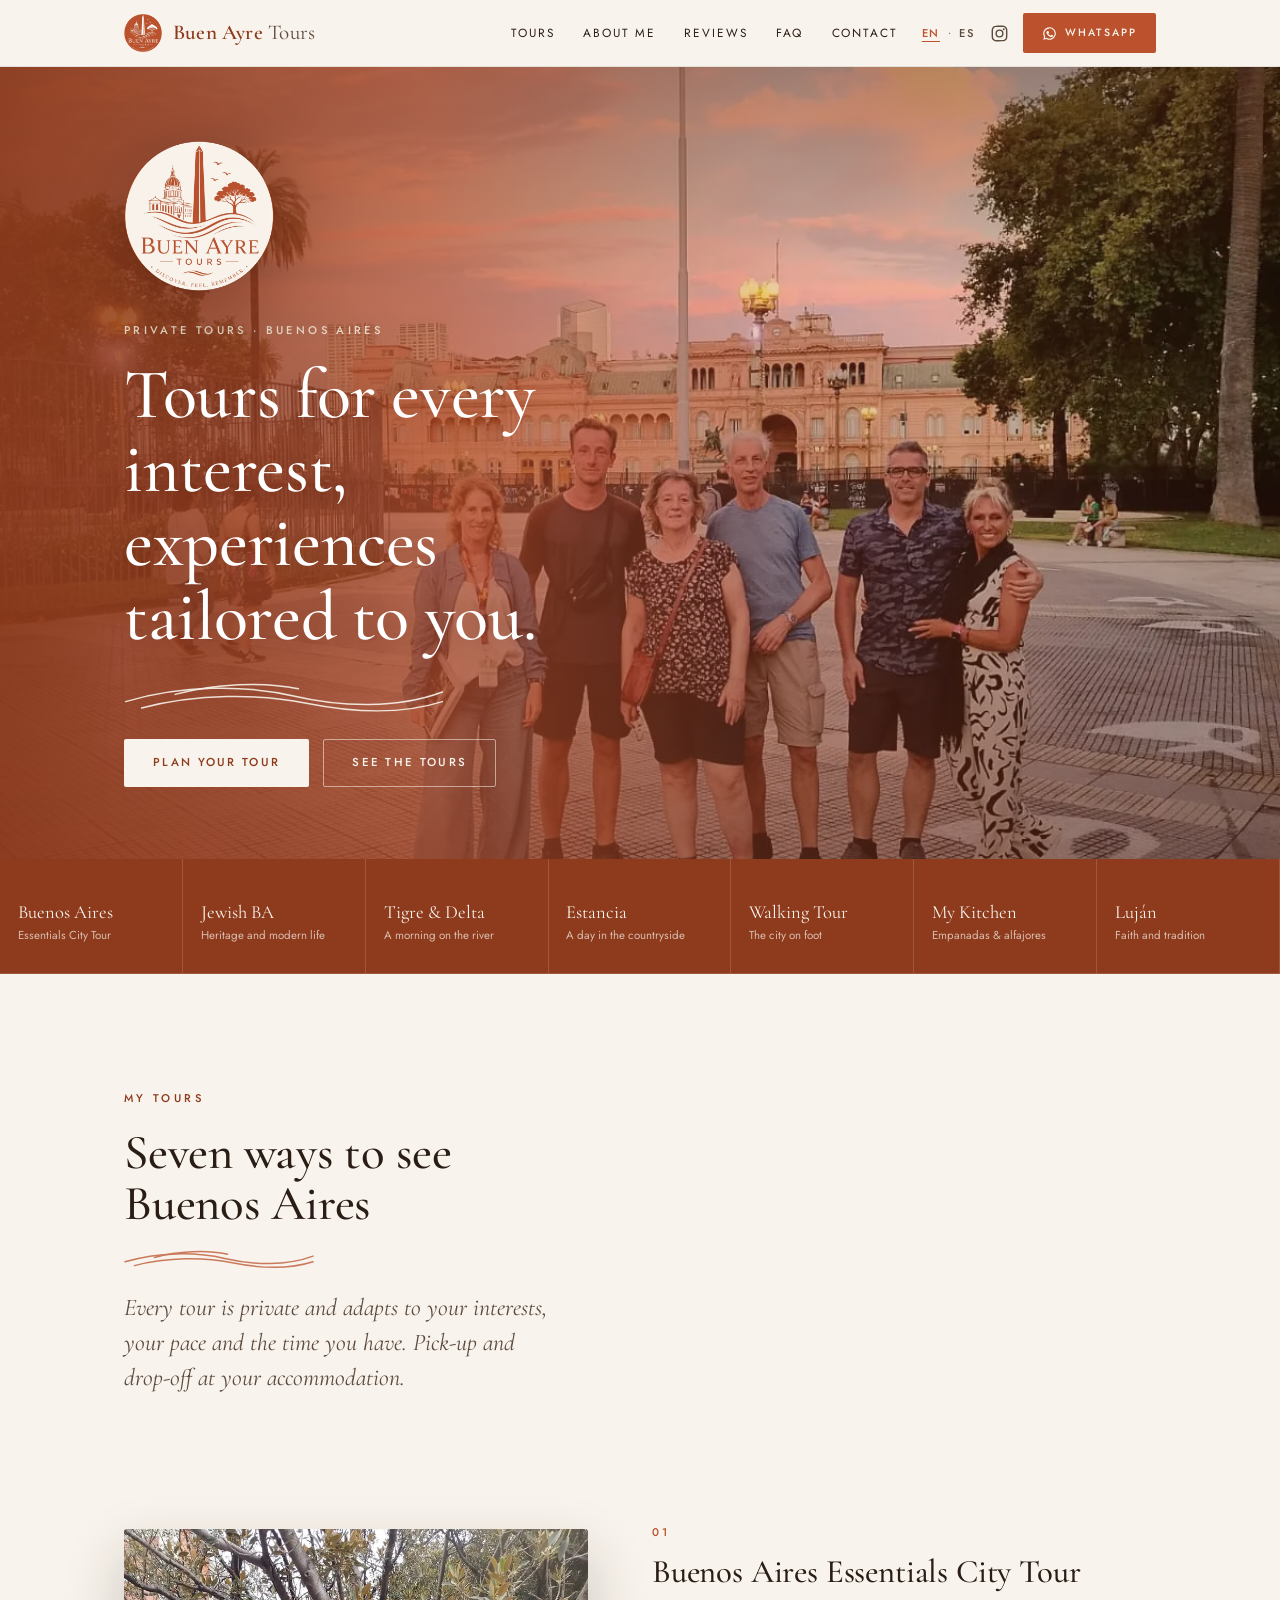
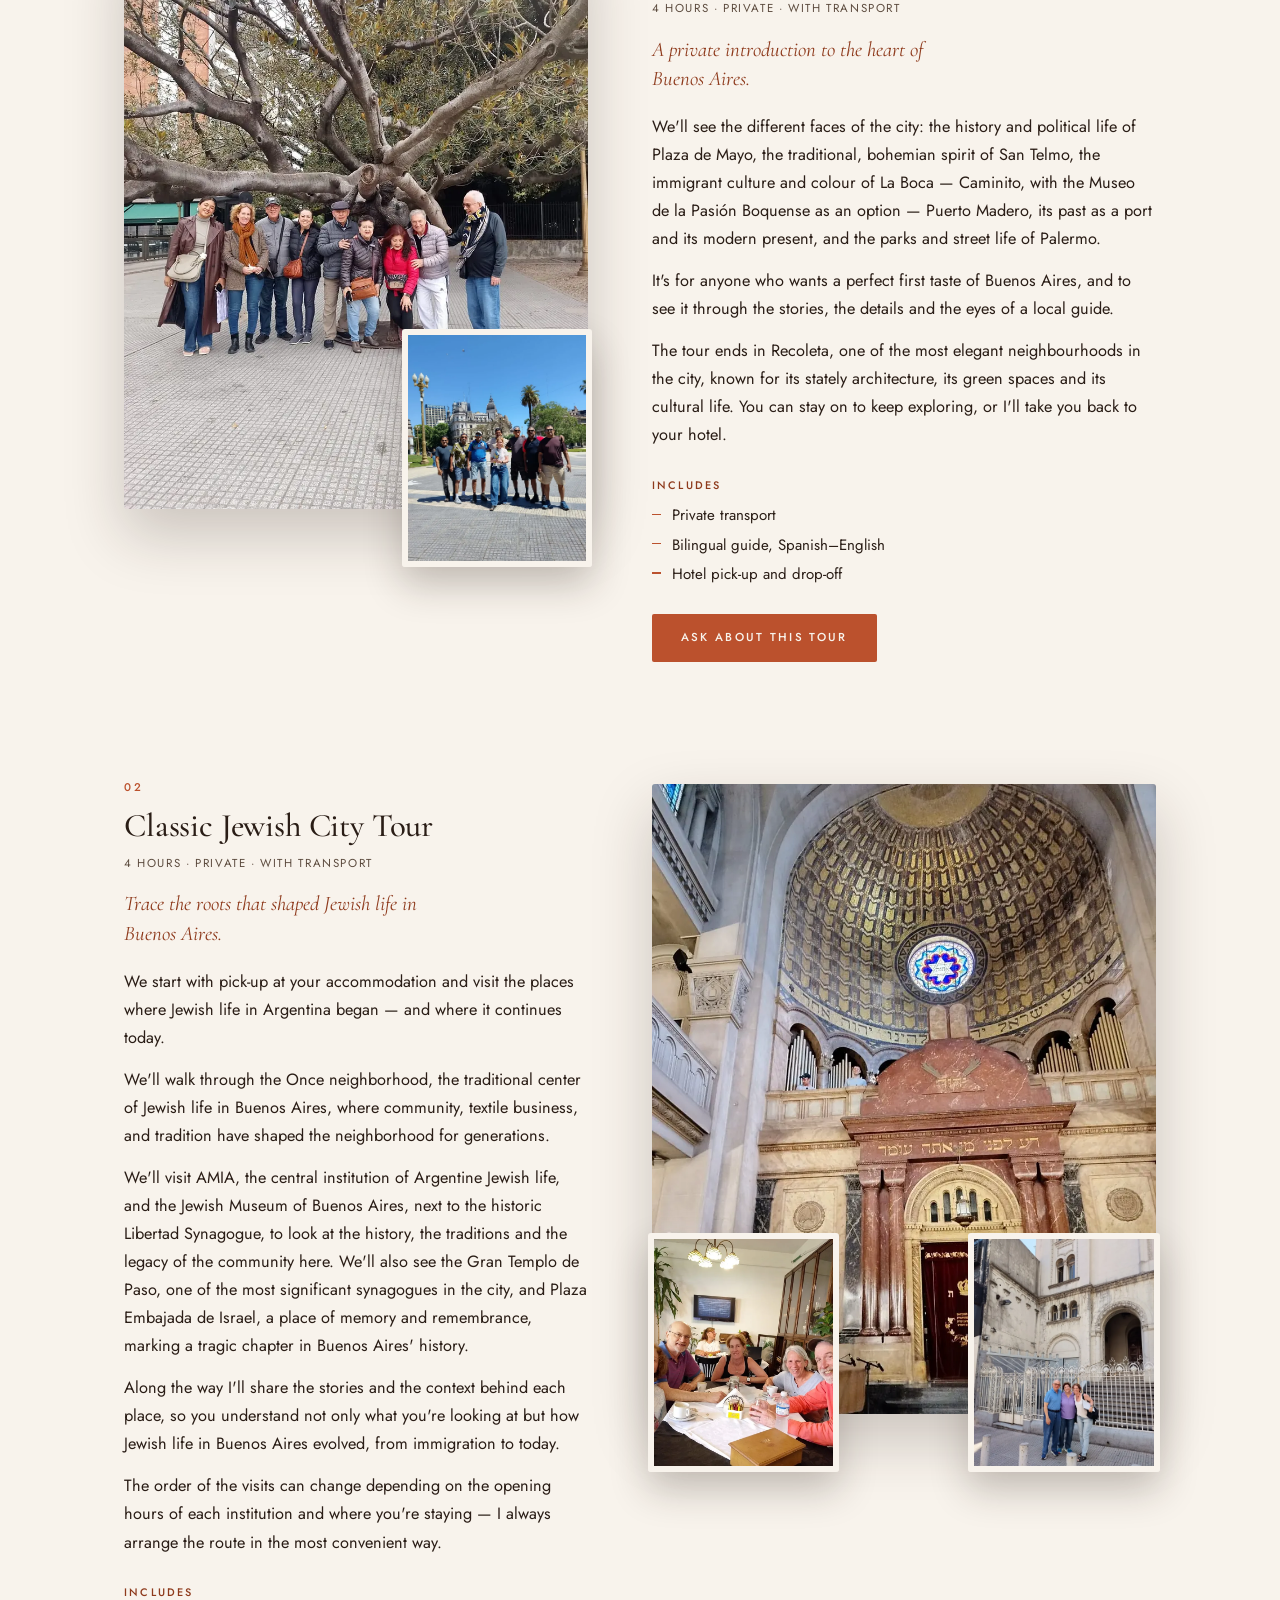
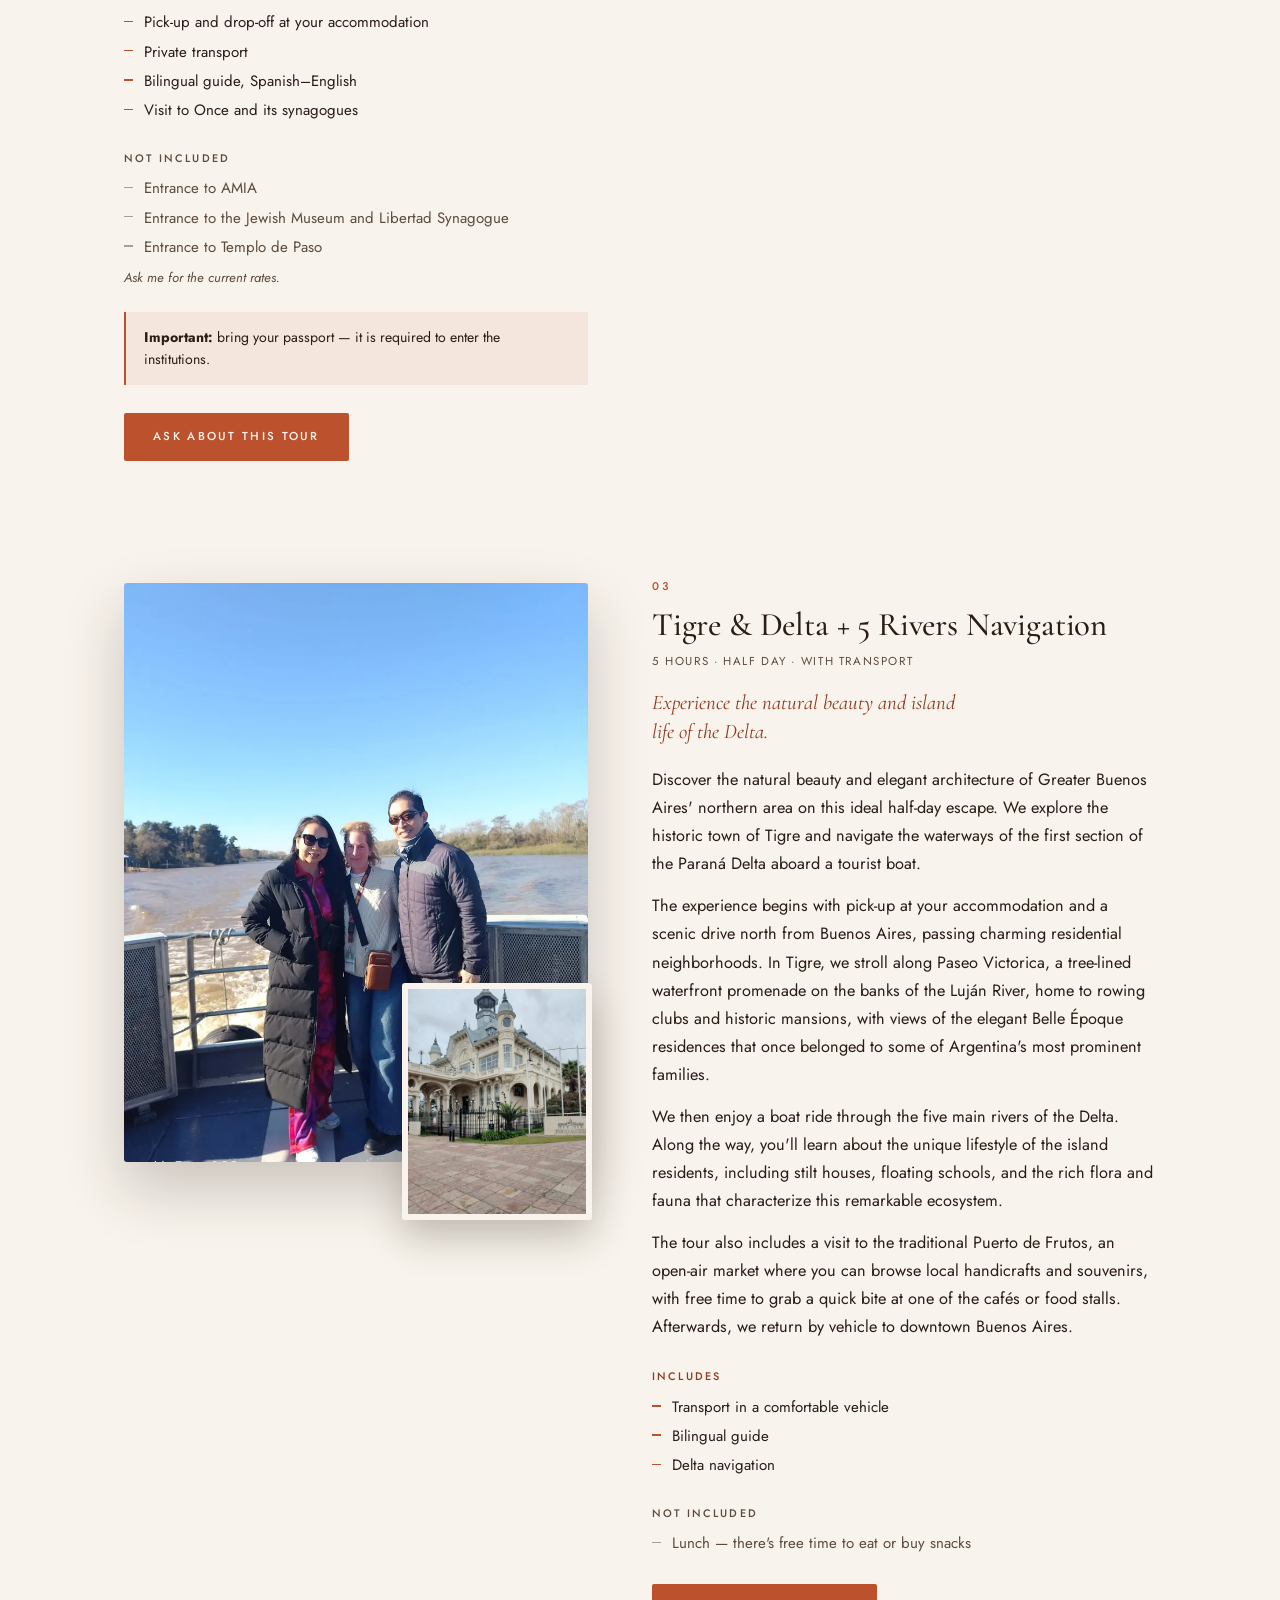
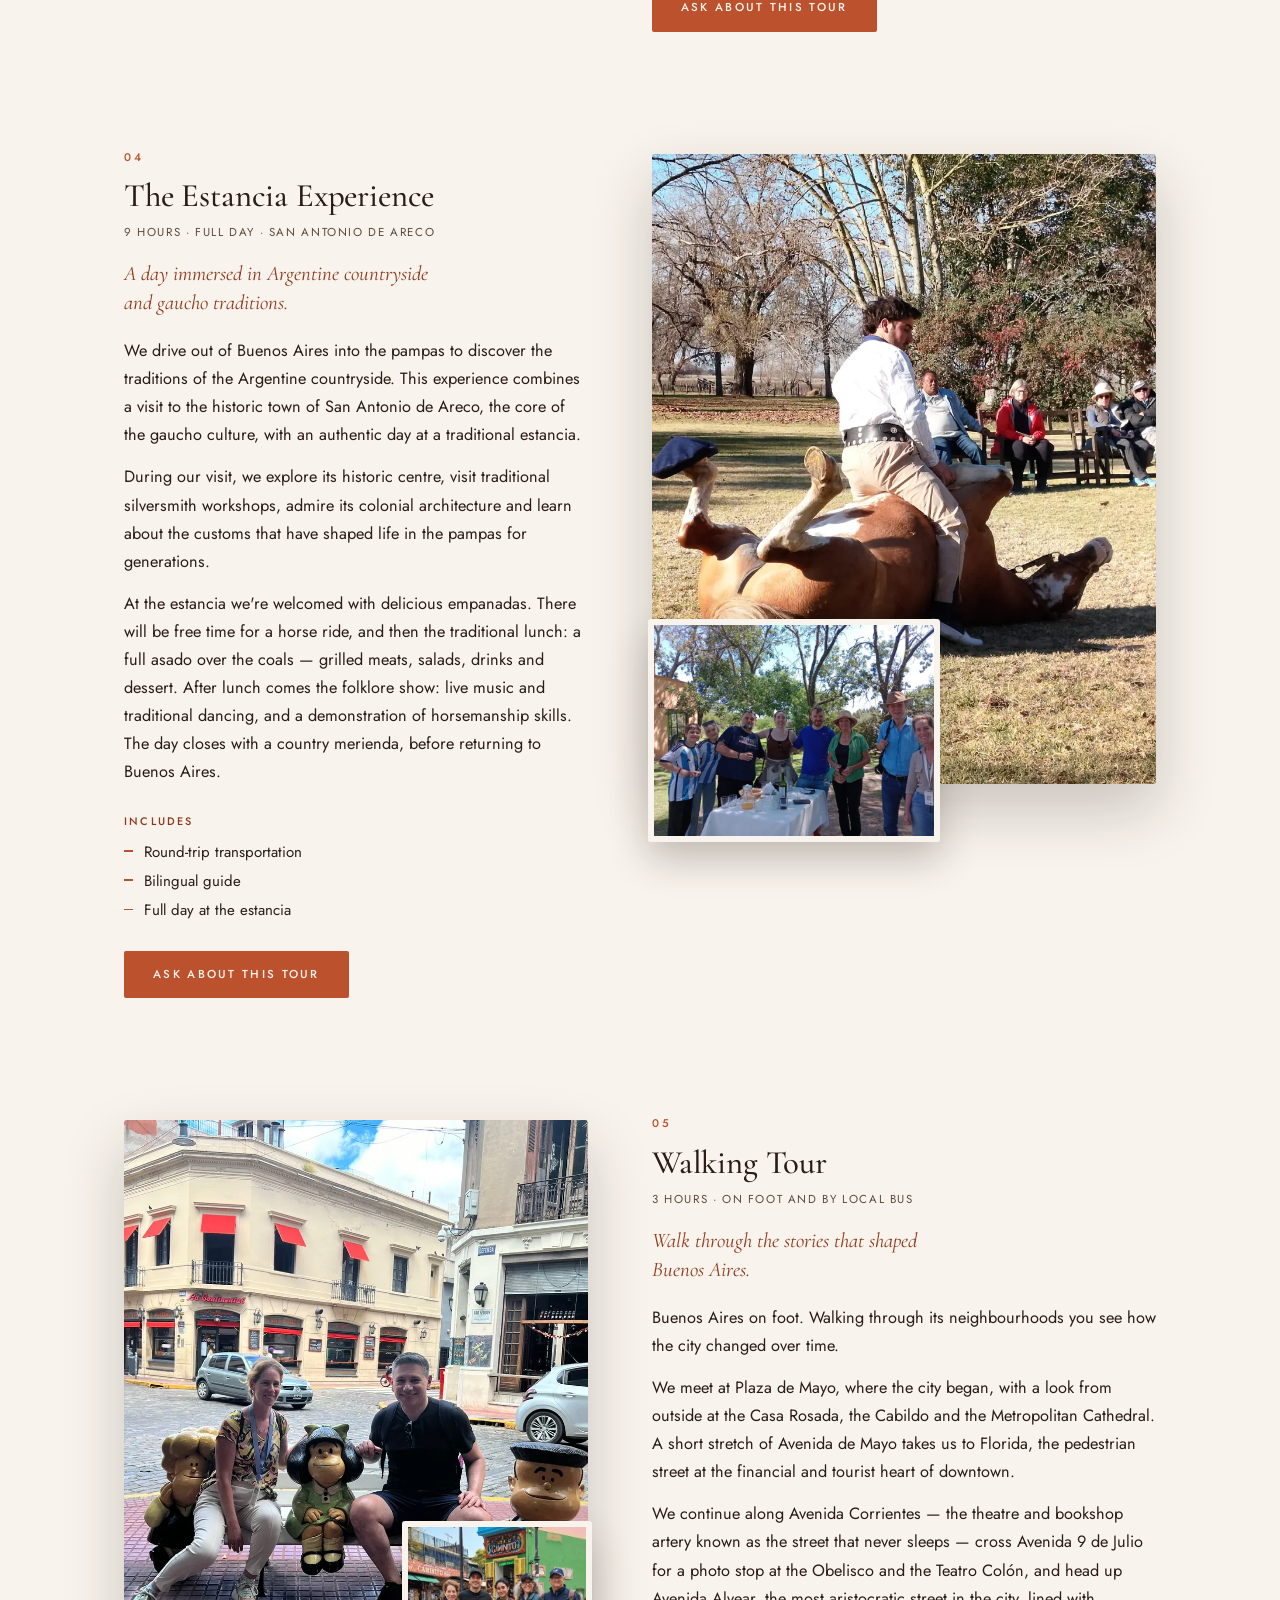
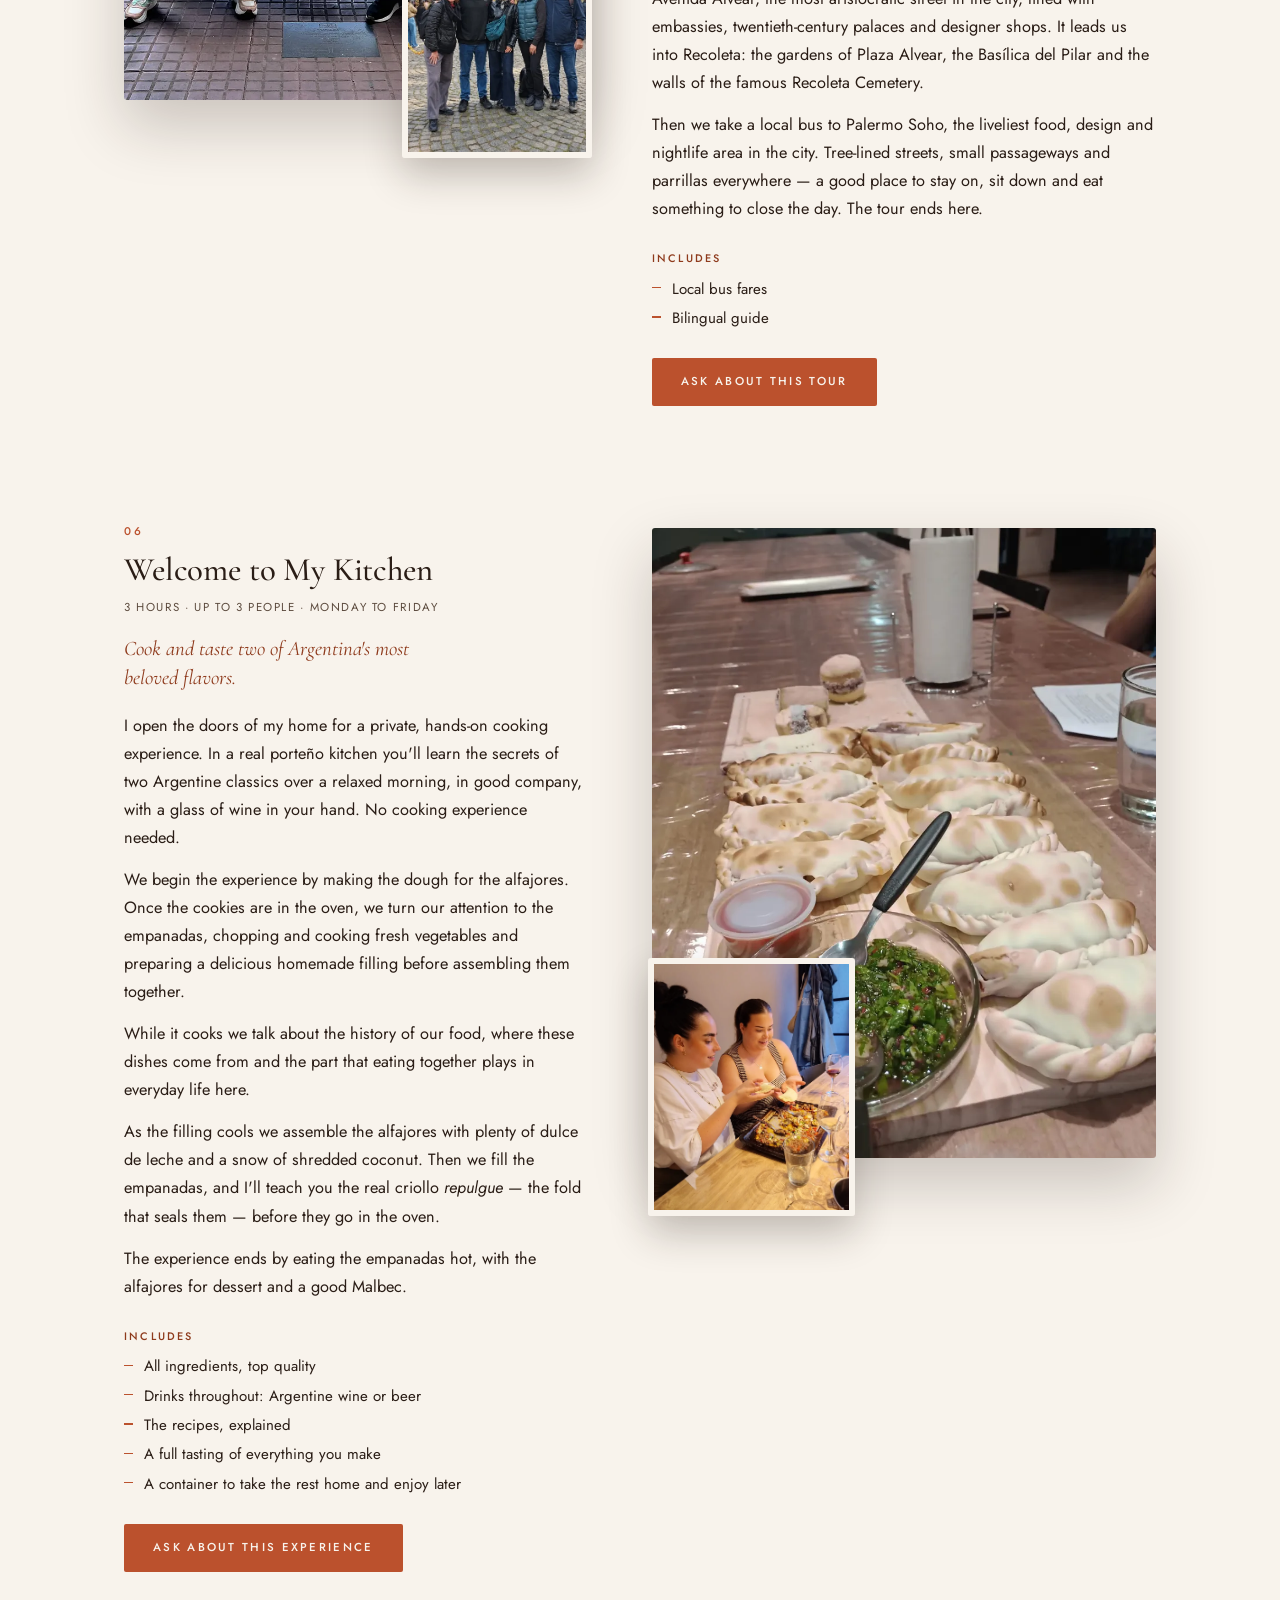
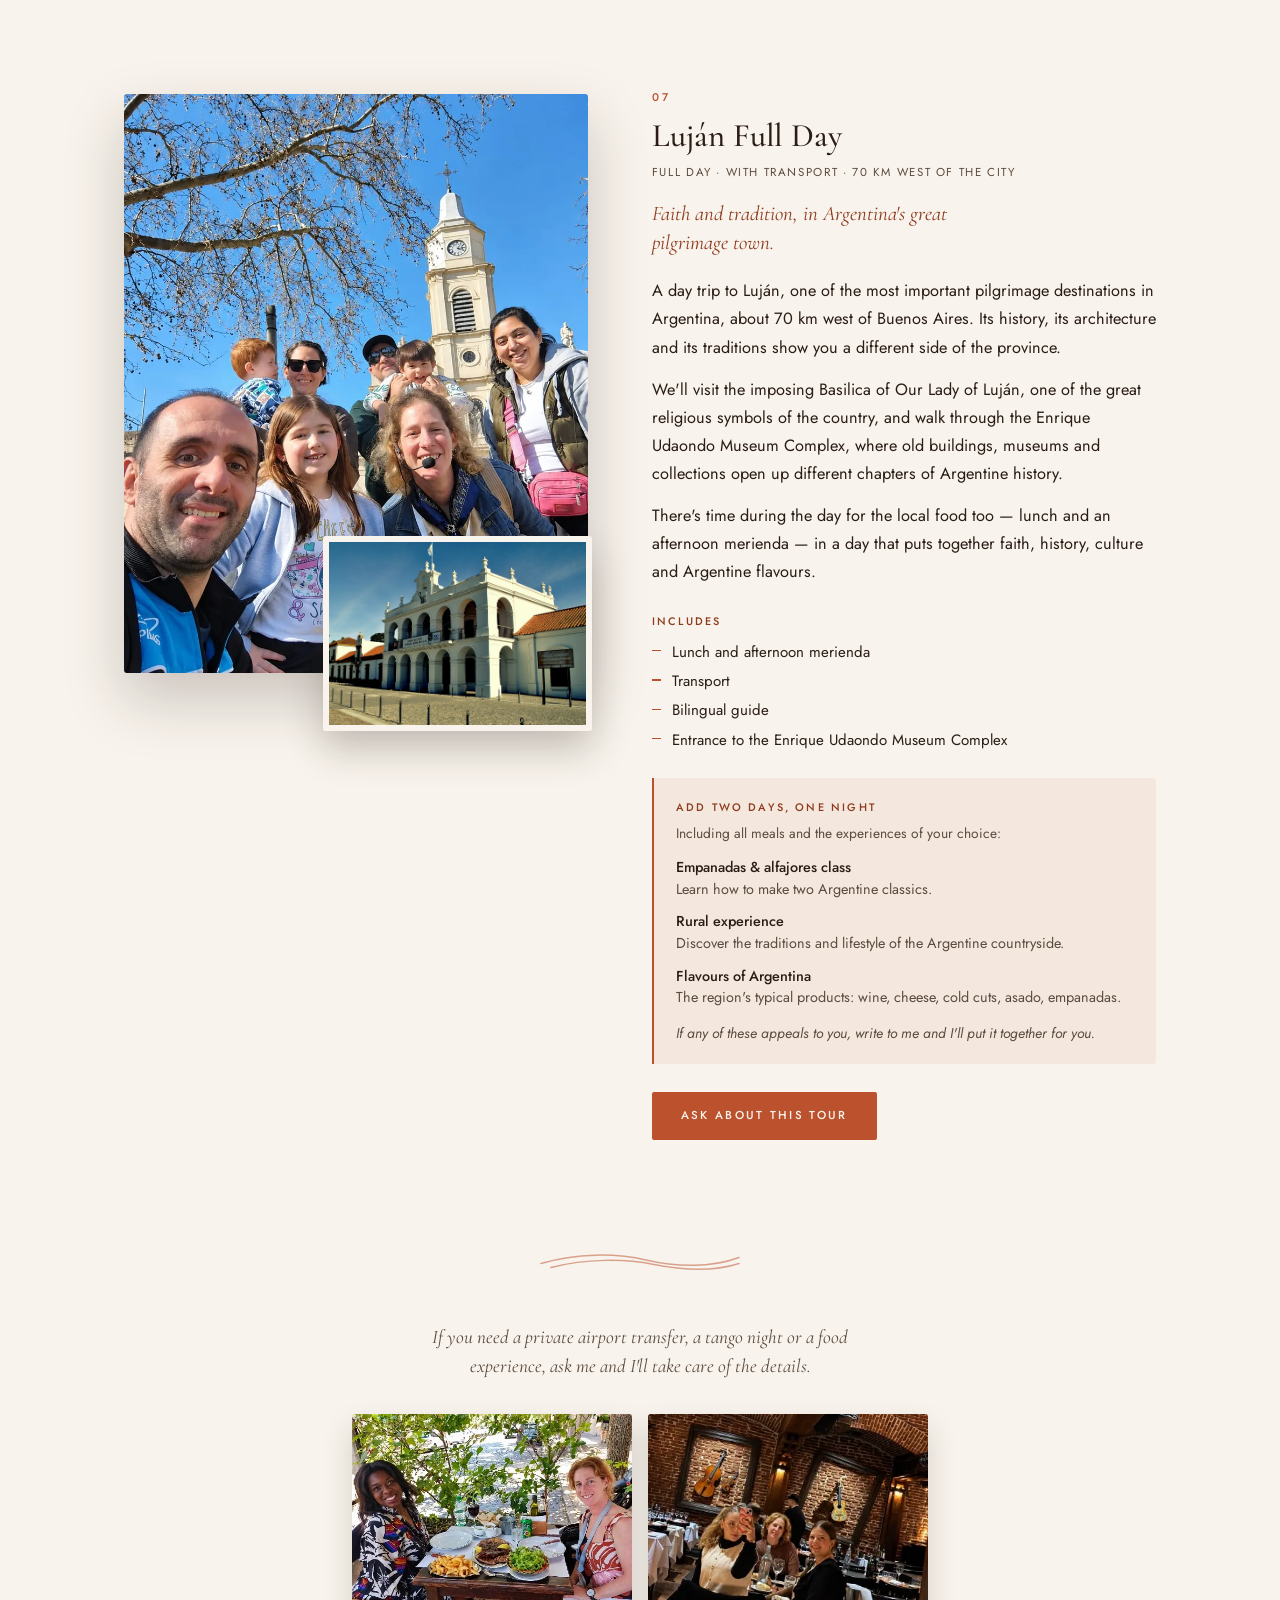
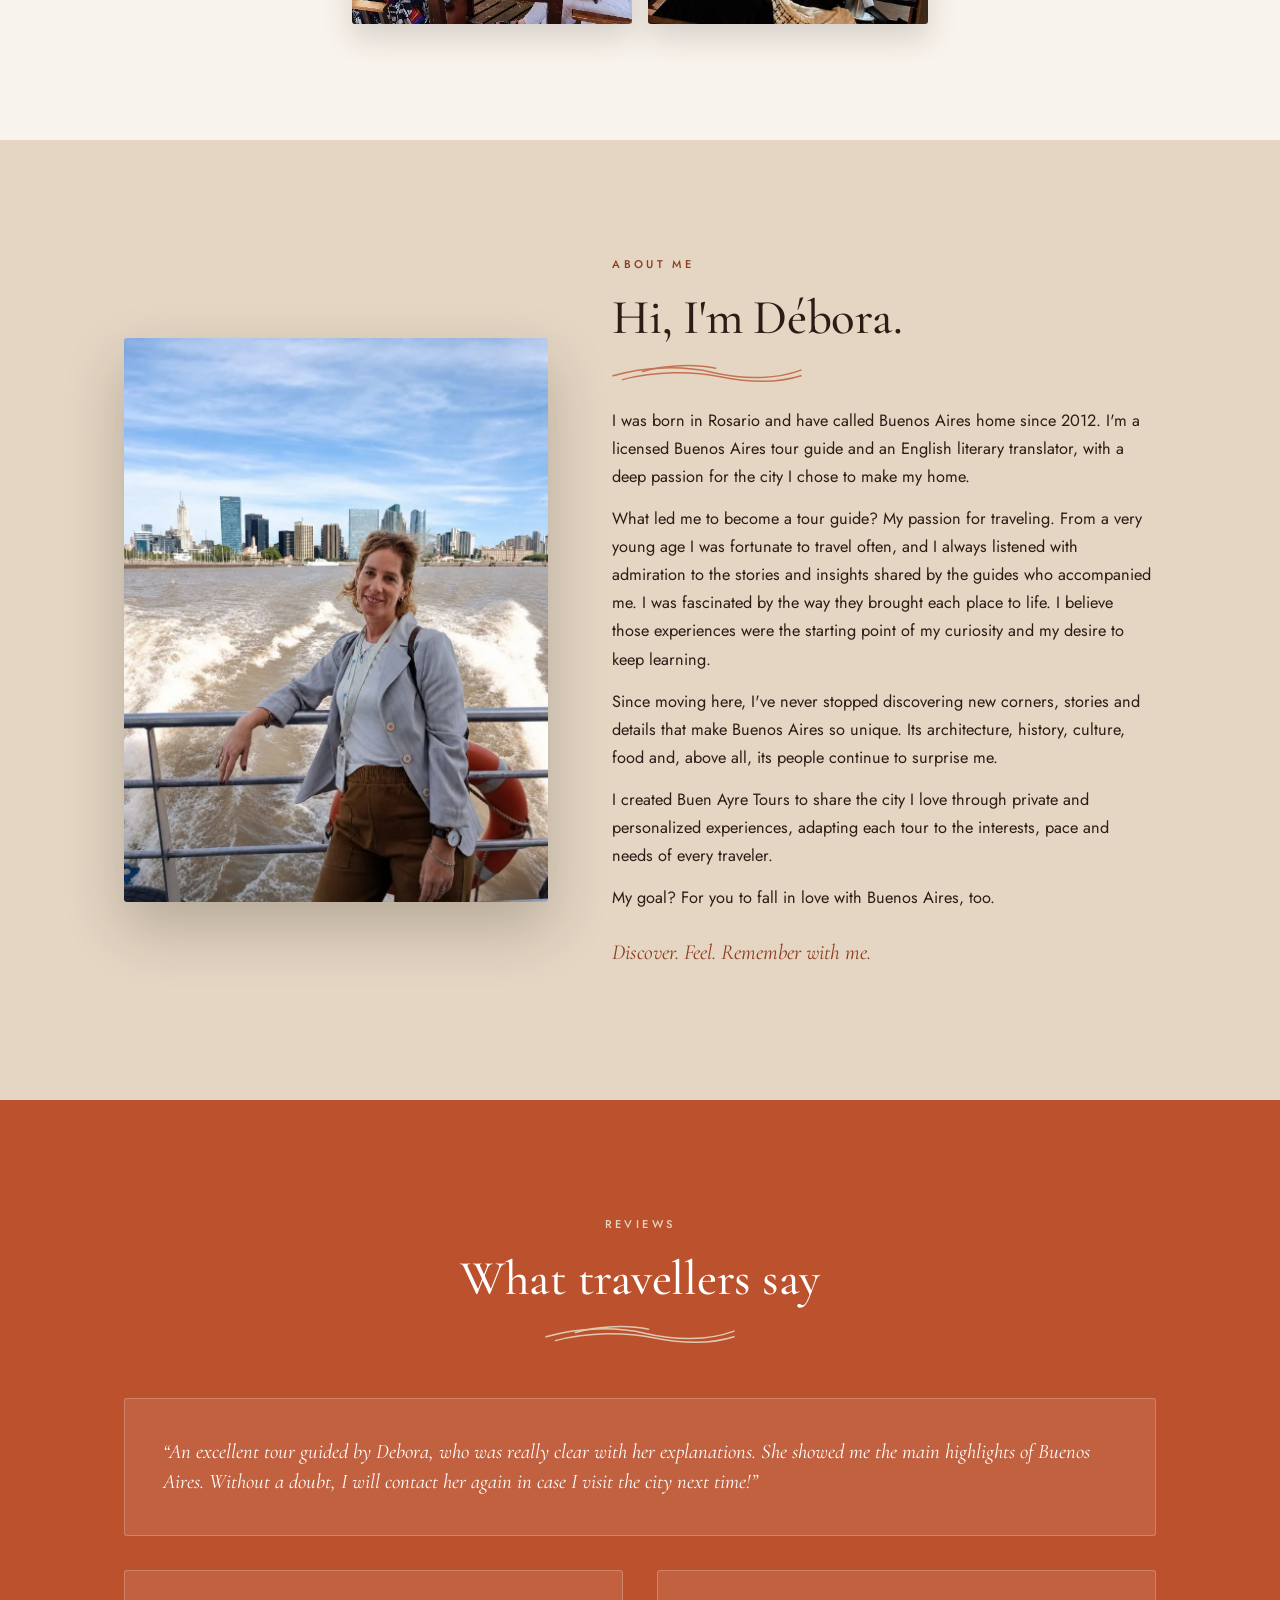
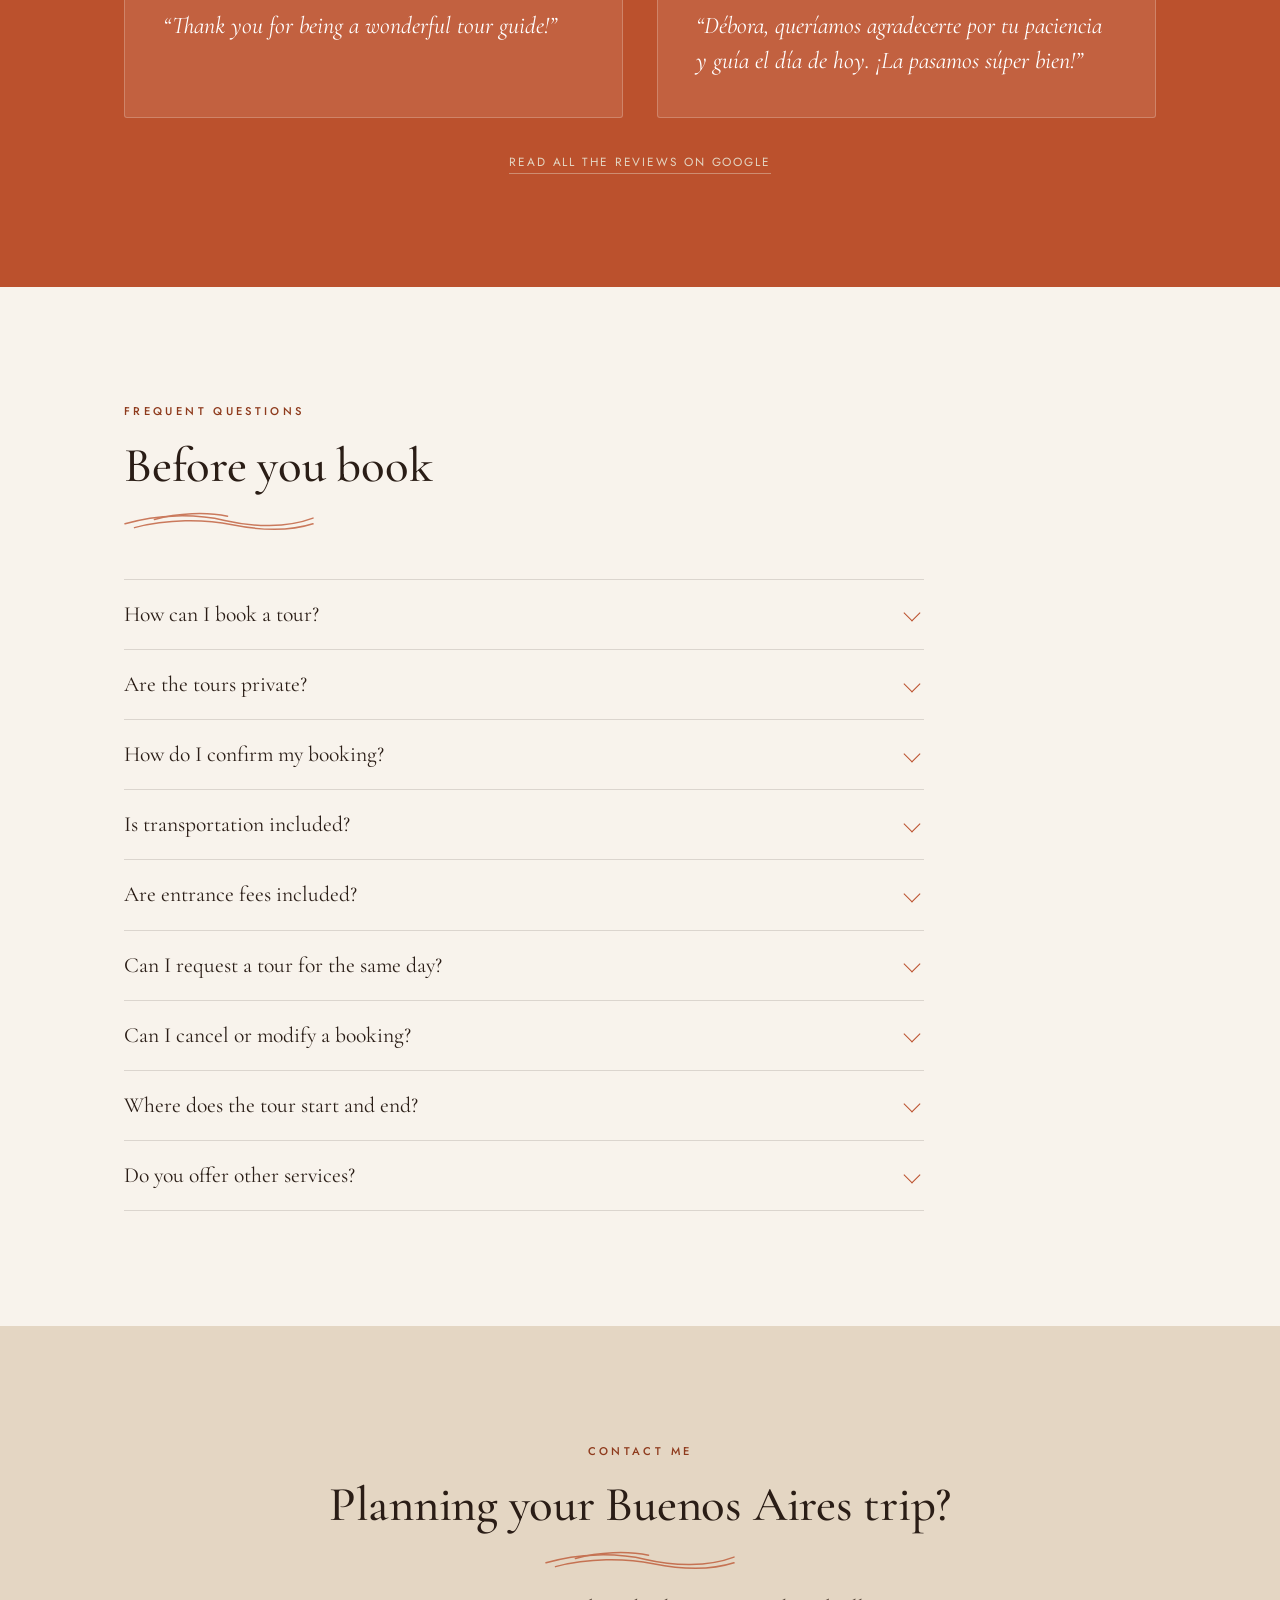
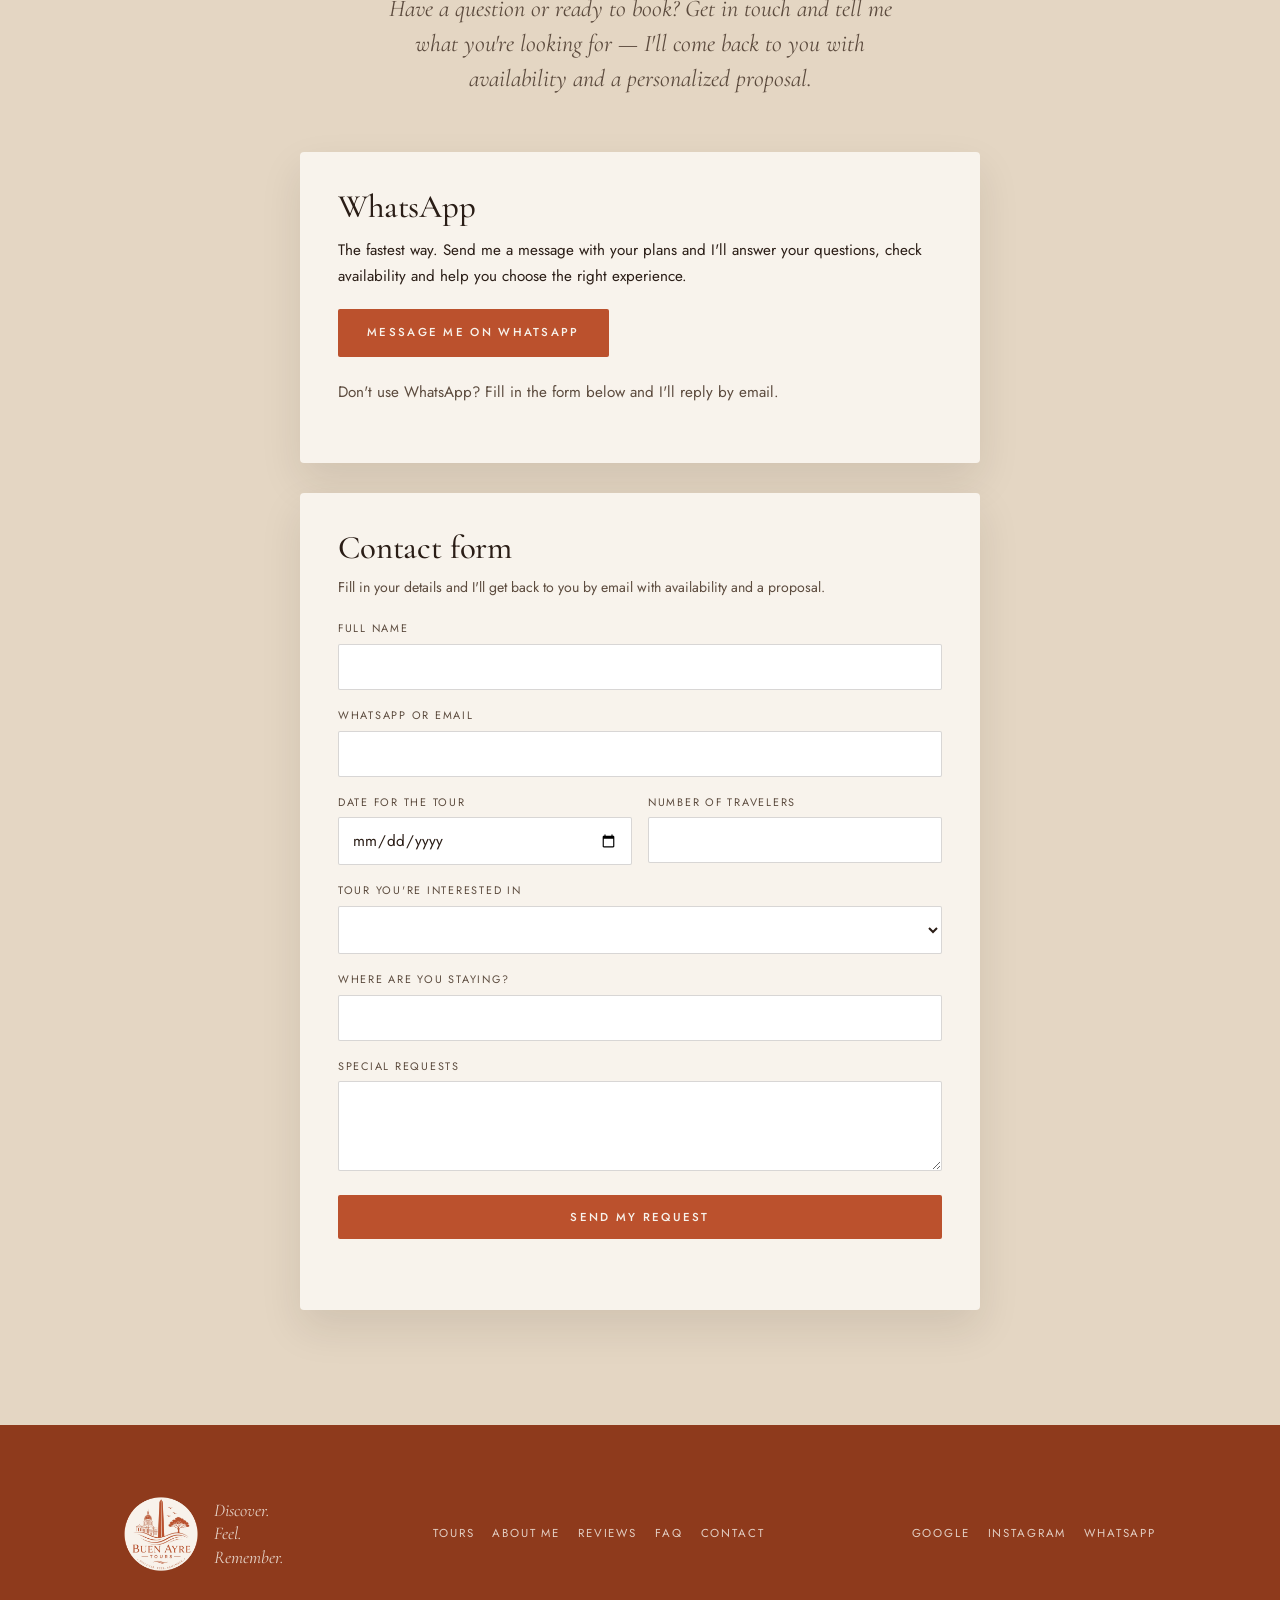
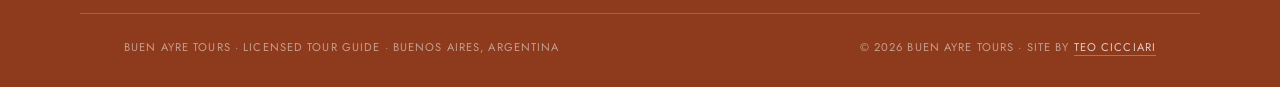
<file: index.html>
<!DOCTYPE html>
<html lang="en">
<head>
<meta charset="UTF-8">
<meta name="viewport" content="width=device-width, initial-scale=1.0">

<title>Buen Ayre Tours · Private tours in Buenos Aires</title>
<meta name="description" content="Private, personalized tours in Buenos Aires with Débora, a licensed local guide. City tour, Jewish heritage, Tigre, estancia, walking tour, cooking class and Luján.">

<link rel="icon" href="favicon.ico" sizes="any">
<link rel="apple-touch-icon" href="apple-touch-icon.png">

<meta property="og:type" content="website">
<meta property="og:title" content="Buen Ayre Tours · Private tours in Buenos Aires">
<meta property="og:description" content="Private, personalized tours in Buenos Aires with a licensed local guide.">
<meta property="og:image" content="https://buenayretours.com.ar/img/og.jpg">
<meta property="og:url" content="https://buenayretours.com.ar/">
<meta name="twitter:card" content="summary_large_image">

<link rel="preconnect" href="https://fonts.googleapis.com">
<link rel="preconnect" href="https://fonts.gstatic.com" crossorigin>
<link href="https://fonts.googleapis.com/css2?family=Cormorant+Garamond:ital,wght@0,400;0,500;0,600;1,400;1,500&family=Jost:wght@300;400;500&display=swap" rel="stylesheet">

<link rel="stylesheet" href="css/sitio.css">
</head>
<body>

<a class="saltar" href="#tours"><span data-lang="en">Skip to the tours</span><span data-lang="es">Ir a los tours</span></a>

<!-- ════════ BARRA ════════ -->
<header class="barra" id="barra">
  <div class="barra__in">
    <a class="marca" href="#inicio">
      <img src="img/sello.webp" width="44" height="44" alt="" loading="eager">
      <span class="marca__txt">Buen Ayre <em>Tours</em></span>
    </a>

    <nav class="menu" id="menu" aria-label="Main">
      <a href="#tours"><span data-lang="en">Tours</span><span data-lang="es">Tours</span></a>
      <a href="#sobre-mi"><span data-lang="en">About me</span><span data-lang="es">Sobre mí</span></a>
      <a href="#resenas"><span data-lang="en">Reviews</span><span data-lang="es">Reseñas</span></a>
      <a href="#faq"><span data-lang="en">FAQ</span><span data-lang="es">Preguntas</span></a>
      <a href="#contacto"><span data-lang="en">Contact</span><span data-lang="es">Contacto</span></a>
    </nav>

    <div class="barra__fin">
      <div class="idioma" role="group" aria-label="Language">
        <button type="button" data-set-lang="en" aria-pressed="true">EN</button>
        <span aria-hidden="true">·</span>
        <button type="button" data-set-lang="es" aria-pressed="false">ES</button>
      </div>
      <a class="icono-ig" href="https://www.instagram.com/buenayretours/" target="_blank" rel="noopener" aria-label="Instagram">
        <svg viewBox="0 0 24 24" aria-hidden="true" width="19" height="19"><path fill="currentColor" d="M12 2c-2.7 0-3.05.01-4.12.06-1.06.05-1.79.22-2.43.47-.66.26-1.22.6-1.77 1.16-.56.55-.9 1.11-1.16 1.77-.25.64-.42 1.37-.47 2.43C2 8.95 2 9.3 2 12s.01 3.05.06 4.12c.05 1.06.22 1.79.47 2.43.26.66.6 1.22 1.16 1.77.55.56 1.11.9 1.77 1.16.64.25 1.37.42 2.43.47C8.95 22 9.3 22 12 22s3.05-.01 4.12-.06c1.06-.05 1.79-.22 2.43-.47.66-.26 1.22-.6 1.77-1.16.56-.55.9-1.11 1.16-1.77.25-.64.42-1.37.47-2.43.05-1.07.06-1.42.06-4.12s-.01-3.05-.06-4.12c-.05-1.06-.22-1.79-.47-2.43a4.9 4.9 0 0 0-1.16-1.77 4.9 4.9 0 0 0-1.77-1.16c-.64-.25-1.37-.42-2.43-.47C15.05 2.01 14.7 2 12 2m0 1.8c2.67 0 2.99.01 4.04.06.97.04 1.5.2 1.85.34.47.18.8.4 1.15.75.35.35.57.68.75 1.15.14.36.3.88.34 1.85.05 1.05.06 1.37.06 4.04s-.01 2.99-.06 4.04c-.04.97-.2 1.5-.34 1.85-.18.47-.4.8-.75 1.15-.35.35-.68.57-1.15.75-.36.14-.88.3-1.85.34-1.05.05-1.37.06-4.04.06s-2.99-.01-4.04-.06c-.97-.04-1.5-.2-1.85-.34a3.1 3.1 0 0 1-1.15-.75 3.1 3.1 0 0 1-.75-1.15c-.14-.36-.3-.88-.34-1.85C3.81 14.99 3.8 14.67 3.8 12s.01-2.99.06-4.04c.04-.97.2-1.5.34-1.85.18-.47.4-.8.75-1.15.35-.35.68-.57 1.15-.75.36-.14.88-.3 1.85-.34C9.01 3.81 9.33 3.8 12 3.8m0 3.06a5.14 5.14 0 1 0 0 10.28 5.14 5.14 0 0 0 0-10.28m0 8.48a3.34 3.34 0 1 1 0-6.68 3.34 3.34 0 0 1 0 6.68m6.54-8.68a1.2 1.2 0 1 1-2.4 0 1.2 1.2 0 0 1 2.4 0"/></svg>
      </a>
      <a class="btn btn--wa" href="#contacto" data-wa data-wa-msg="Hi Débora! I found your website and I'd like to ask about a tour in Buenos Aires.">
        <svg viewBox="0 0 24 24" aria-hidden="true" width="15" height="15"><path fill="currentColor" d="M12 2a10 10 0 0 0-8.7 15L2 22l5.2-1.3A10 10 0 1 0 12 2m0 1.8a8.2 8.2 0 1 1-4.2 15.2l-.3-.2-3 .8.8-2.9-.2-.3A8.2 8.2 0 0 1 12 3.8m-3.3 4c-.2 0-.5 0-.7.4-.2.4-.9.9-.9 2.2s.9 2.5 1 2.7c.2.2 1.8 2.9 4.5 3.9 2.2.8 2.7.7 3.2.6.5 0 1.5-.6 1.7-1.2.2-.6.2-1.1.2-1.2l-.6-.3-1.6-.8c-.2 0-.4-.1-.6.1l-.8 1c-.2.2-.3.2-.5.1a6.6 6.6 0 0 1-3.3-2.9c-.2-.4 0-.5.2-.7l.4-.5.3-.5v-.5l-.8-1.9c-.2-.4-.4-.4-.6-.4z"/></svg>
        <span data-lang="en">WhatsApp</span><span data-lang="es">WhatsApp</span>
      </a>
      <button class="hamb" id="hamb" type="button" aria-expanded="false" aria-controls="menu" aria-label="Menu">
        <i></i><i></i><i></i>
      </button>
    </div>
  </div>
</header>

<!-- ════════ HERO ════════ -->
<header class="hero" id="inicio">
  <img class="hero__foto" src="img/hero-plaza-de-mayo.webp" alt="Débora with a small group at Plaza de Mayo, with the Casa Rosada behind them at sunset" width="1200" height="944" loading="eager" fetchpriority="high">
  <div class="hero__velo"></div>

  <div class="hero__in wrap">
    <img class="hero__sello" src="img/sello-invertido.webp" width="230" height="230" alt="Buen Ayre Tours" loading="eager">

    <span class="eyebrow">
      <span data-lang="en">Private tours · Buenos Aires</span>
      <span data-lang="es">Tours privados · Buenos Aires</span>
    </span>

    <h1>
      <span data-lang="en">Tours for every interest, experiences tailored to you.</span>
      <span data-lang="es">Tours para todos los intereses, experiencias adaptadas a tus necesidades.</span>
    </h1>

    <svg class="viento viento--hero" viewBox="0 0 400 42" aria-hidden="true">
      <path d="M2 27 C 72 6, 152 6, 212 20 S 342 36, 398 15"/>
      <path d="M22 35 C 92 17, 168 17, 228 29 S 348 43, 398 27"/>
      <path d="M64 18 C 114 4, 174 2, 218 11"/>
    </svg>

    <div class="hero__botones">
      <a class="btn btn--claro" href="#contacto" data-wa data-wa-msg="Hi Débora! I found your website and I'd like to plan a tour in Buenos Aires.">
        <span data-lang="en">Plan your tour</span><span data-lang="es">Planeá tu tour</span>
      </a>
      <a class="btn btn--linea" href="#tours">
        <span data-lang="en">See the tours</span><span data-lang="es">Ver los tours</span>
      </a>
    </div>
  </div>
</header>

<main>

<!-- ════════ ÍNDICE DE TOURS ════════ -->
<nav class="indice" aria-label="Tours">
  <a class="indice__it" href="#tour-1">
    <svg class="viento wl" viewBox="0 0 400 20" aria-hidden="true"><path d="M2 13 C 90 2, 200 2, 290 9 S 370 15, 398 7"/></svg>
    <span class="t">Buenos Aires</span>
    <span class="s"><span data-lang="en">Essentials City Tour</span><span data-lang="es">Los imperdibles de la ciudad</span></span>
  </a>
  <a class="indice__it" href="#tour-2">
    <svg class="viento wl" viewBox="0 0 400 20" aria-hidden="true"><path d="M2 13 C 90 2, 200 2, 290 9 S 370 15, 398 7"/></svg>
    <span class="t"><span data-lang="en">Jewish BA</span><span data-lang="es">City Tour Judaico Clásico</span></span>
    <span class="s"><span data-lang="en">Heritage and modern life</span><span data-lang="es">Herencia y vida actual</span></span>
  </a>
  <a class="indice__it" href="#tour-3">
    <svg class="viento wl" viewBox="0 0 400 20" aria-hidden="true"><path d="M2 13 C 90 2, 200 2, 290 9 S 370 15, 398 7"/></svg>
    <span class="t">Tigre &amp; Delta</span>
    <span class="s"><span data-lang="en">A morning on the river</span><span data-lang="es">Una mañana en el río</span></span>
  </a>
  <a class="indice__it" href="#tour-4">
    <svg class="viento wl" viewBox="0 0 400 20" aria-hidden="true"><path d="M2 13 C 90 2, 200 2, 290 9 S 370 15, 398 7"/></svg>
    <span class="t">Estancia</span>
    <span class="s"><span data-lang="en">A day in the countryside</span><span data-lang="es">Un día de campo</span></span>
  </a>
  <a class="indice__it" href="#tour-5">
    <svg class="viento wl" viewBox="0 0 400 20" aria-hidden="true"><path d="M2 13 C 90 2, 200 2, 290 9 S 370 15, 398 7"/></svg>
    <span class="t">Walking Tour</span>
    <span class="s"><span data-lang="en">The city on foot</span><span data-lang="es">Descubrí el corazón de la City porteña</span></span>
  </a>
  <a class="indice__it" href="#tour-6">
    <svg class="viento wl" viewBox="0 0 400 20" aria-hidden="true"><path d="M2 13 C 90 2, 200 2, 290 9 S 370 15, 398 7"/></svg>
    <span class="t"><span data-lang="en">My Kitchen</span><span data-lang="es">Bienvenidos a mi cocina</span></span>
    <span class="s"><span data-lang="en">Empanadas &amp; alfajores</span><span data-lang="es">Empanadas y alfajores</span></span>
  </a>
  <a class="indice__it" href="#tour-7">
    <svg class="viento wl" viewBox="0 0 400 20" aria-hidden="true"><path d="M2 13 C 90 2, 200 2, 290 9 S 370 15, 398 7"/></svg>
    <span class="t">Luján</span>
    <span class="s"><span data-lang="en">Faith and tradition</span><span data-lang="es">Fe y tradición</span></span>
  </a>
</nav>

<!-- ════════ TOURS ════════ -->
<section class="seccion" id="tours">
  <div class="wrap">
    <div class="cabeza rv">
      <span class="eyebrow"><span data-lang="en">My tours</span><span data-lang="es">Mis tours</span></span>
      <h2><span data-lang="en">Seven ways to see Buenos Aires</span><span data-lang="es">Siete maneras de ver Buenos Aires</span></h2>
      <svg class="viento viento--tit" viewBox="0 0 400 42" aria-hidden="true">
        <path d="M2 27 C 72 6, 152 6, 212 20 S 342 36, 398 15"/>
        <path d="M22 35 C 92 17, 168 17, 228 29 S 348 43, 398 27"/>
        <path d="M64 18 C 114 4, 174 2, 218 11"/>
      </svg>
      <p class="lede">
        <span data-lang="en">Every tour is private and adapts to your interests, your pace and the time you have. Pick-up and drop-off at your accommodation.</span>
        <span data-lang="es">Todos los tours son privados y se adaptan a tus intereses, tu ritmo y el tiempo que tengas. Pick-up y drop-off en tu alojamiento.</span>
      </p>
    </div>
  </div>

  <!-- ── 01 ── -->
  <article class="tour rv" id="tour-1">
    <div class="tour__fotos">
      <img class="tour__f1" src="img/city-grupo-arbol.webp" alt="Débora with a group under the great gomero tree in Recoleta" width="862" height="1150" loading="lazy">
      <img class="tour__f2" src="img/city-grupo-centro.webp" alt="Débora with a group in downtown Buenos Aires" width="862" height="1150" loading="lazy">
    </div>
    <div class="tour__txt">
      <span class="tour__n">01</span>
      <h3>
        <span data-lang="en">Buenos Aires Essentials City Tour</span>
        <span data-lang="es">Los imperdibles de la ciudad</span>
      </h3>
      <p class="tour__dur"><span data-lang="en">4 hours · private · with transport</span><span data-lang="es">4 horas · privado · con traslado</span></p>
      <p class="tour__hook">
        <span data-lang="en">A private introduction to the heart of Buenos Aires.</span>
        <span data-lang="es">Descubrí la esencia de Buenos Aires en un recorrido privado y personalizado.</span>
      </p>

      <div class="tour__cuerpo" data-lang="en">
        <p>We'll see the different faces of the city: the history and political life of Plaza de Mayo, the traditional, bohemian spirit of San Telmo, the immigrant culture and colour of La Boca — Caminito, with the Museo de la Pasión Boquense as an option — Puerto Madero, its past as a port and its modern present, and the parks and street life of Palermo.</p>
        <p>It's for anyone who wants a perfect first taste of Buenos Aires, and to see it through the stories, the details and the eyes of a local guide.</p>
        <p>The tour ends in Recoleta, one of the most elegant neighbourhoods in the city, known for its stately architecture, its green spaces and its cultural life. You can stay on to keep exploring, or I'll take you back to your hotel.</p>
      </div>
      <div class="tour__cuerpo" data-lang="es">
        <p>En este recorrido descubriremos diferentes caras de Buenos Aires: la historia y la vida política en la Plaza de Mayo, el espíritu tradicional y bohemio de San Telmo, la cultura inmigrante y el color de La Boca (Caminito) con el Museo de la Pasión Boquense (opcional), Puerto Madero —su pasado como puerto y su presente moderno— y los espacios verdes y la vida urbana de Palermo.</p>
        <p>Un recorrido pensado para quienes visitan Buenos Aires por primera vez, y quieren descubrirla a través de historias, detalles y la mirada de un guía local.</p>
        <p>El tour finaliza en Recoleta, uno de los barrios más elegantes y tradicionales de Buenos Aires, reconocido por su arquitectura señorial, sus espacios verdes y su rica vida cultural. Podés elegir permanecer allí para seguir explorando la zona o regresar a tu alojamiento.</p>
      </div>

      <div class="incluye">
        <h4><span data-lang="en">Includes</span><span data-lang="es">Incluye</span></h4>
        <ul>
          <li><span data-lang="en">Private transport</span><span data-lang="es">Traslado privado</span></li>
          <li><span data-lang="en">Bilingual guide, Spanish–English</span><span data-lang="es">Guía bilingüe español-inglés</span></li>
          <li><span data-lang="en">Hotel pick-up and drop-off</span><span data-lang="es">Pick-up y drop-off en el hotel</span></li>
        </ul>
      </div>

      <a class="btn btn--terra" href="#contacto" data-wa data-wa-msg="Hi Débora! I'd like to ask about the Buenos Aires Essentials City Tour.">
        <span data-lang="en">Ask about this tour</span><span data-lang="es">Consultar por este tour</span>
      </a>
    </div>
  </article>

  <!-- ── 02 ── -->
  <article class="tour tour--inv rv" id="tour-2">
    <div class="tour__fotos tour__fotos--tres">
      <img class="tour__f1" src="img/jewish-templo.webp" alt="Interior of the Libertad Synagogue in Buenos Aires" width="895" height="1150" loading="lazy">
      <img class="tour__f2" src="img/jewish-grupo-cafe.webp" alt="Débora with a small group around a café table in Once" width="1150" height="862" loading="lazy">
      <img class="tour__f3" src="img/jewish-grupo-sinagoga.webp" alt="Débora with two travellers outside a synagogue in Once" width="903" height="1150" loading="lazy">
    </div>
    <div class="tour__txt">
      <span class="tour__n">02</span>
      <h3>
        <span data-lang="en">Classic Jewish City Tour</span>
        <span data-lang="es">City tour judaico clásico</span>
      </h3>
      <p class="tour__dur"><span data-lang="en">4 hours · private · with transport</span><span data-lang="es">4 horas · privado · con traslado</span></p>
      <p class="tour__hook">
        <span data-lang="en">Trace the roots that shaped Jewish life in Buenos Aires.</span>
        <span data-lang="es">Los comienzos de la comunidad judía en Argentina y su presente porteño.</span>
      </p>

      <div class="tour__cuerpo" data-lang="en">
        <p>We start with pick-up at your accommodation and visit the places where Jewish life in Argentina began — and where it continues today.</p>
        <p>We'll walk through the Once neighborhood, the traditional center of Jewish life in Buenos Aires, where community, textile business, and tradition have shaped the neighborhood for generations.</p>
        <p>We'll visit AMIA, the central institution of Argentine Jewish life, and the Jewish Museum of Buenos Aires, next to the historic Libertad Synagogue, to look at the history, the traditions and the legacy of the community here. We'll also see the Gran Templo de Paso, one of the most significant synagogues in the city, and Plaza Embajada de Israel, a place of memory and remembrance, marking a tragic chapter in Buenos Aires' history.</p>
        <p>Along the way I'll share the stories and the context behind each place, so you understand not only what you're looking at but how Jewish life in Buenos Aires evolved, from immigration to today.</p>
        <p>The order of the visits can change depending on the opening hours of each institution and where you're staying — I always arrange the route in the most convenient way.</p>
      </div>
      <div class="tour__cuerpo" data-lang="es">
        <p>El recorrido comienza con pick-up en su alojamiento y nos lleva a conocer distintos lugares que forman parte de los comienzos de la comunidad judía en Argentina y su presente moderno porteño.</p>
        <p>Recorreremos el barrio de Once, centro tradicional de la vida judía en Buenos Aires, donde la comunidad, el negocio textil y la tradición le fueron dando forma al barrio durante generaciones.</p>
        <p>Visitaremos AMIA, institución central de la comunidad judía argentina, y el Museo Judío de Buenos Aires, ubicado junto a la histórica Sinagoga Libertad. También el Gran Templo de Paso, una de las sinagogas más significativas de Buenos Aires, y la Plaza Embajada de Israel, espacio de memoria y homenaje, que marca un capítulo trágico de la historia de Buenos Aires.</p>
        <p>Durante el recorrido comparto historias y contexto para comprender no solo los lugares que visitamos, sino también la evolución de la vida judía en Buenos Aires, desde la inmigración hasta la actualidad.</p>
        <p>El orden de las visitas puede variar de acuerdo con los horarios disponibles para el ingreso a las instituciones y con la ubicación de su alojamiento, buscando siempre organizar el recorrido de la manera más conveniente.</p>
      </div>

      <div class="incluye">
        <h4><span data-lang="en">Includes</span><span data-lang="es">Incluye</span></h4>
        <ul>
          <li><span data-lang="en">Pick-up and drop-off at your accommodation</span><span data-lang="es">Pick-up y drop-off en su alojamiento</span></li>
          <li><span data-lang="en">Private transport</span><span data-lang="es">Transporte privado</span></li>
          <li><span data-lang="en">Bilingual guide, Spanish–English</span><span data-lang="es">Guía bilingüe español-inglés</span></li>
          <li><span data-lang="en">Visit to Once and its synagogues</span><span data-lang="es">Visita al barrio de Once y sus sinagogas</span></li>
        </ul>
      </div>
      <div class="incluye incluye--no">
        <h4><span data-lang="en">Not included</span><span data-lang="es">No incluye</span></h4>
        <ul>
          <li><span data-lang="en">Entrance to AMIA</span><span data-lang="es">Entrada a AMIA</span></li>
          <li><span data-lang="en">Entrance to the Jewish Museum and Libertad Synagogue</span><span data-lang="es">Entrada al Museo Judío y Sinagoga Libertad</span></li>
          <li><span data-lang="en">Entrance to Templo de Paso</span><span data-lang="es">Entrada al Templo de Paso</span></li>
        </ul>
        <p class="incluye__pie"><span data-lang="en">Ask me for the current rates.</span><span data-lang="es">Consultar valores.</span></p>
      </div>

      <p class="aviso">
        <span data-lang="en"><strong>Important:</strong> bring your passport — it is required to enter the institutions.</span>
        <span data-lang="es"><strong>Importante:</strong> no olvidar el pasaporte para el ingreso a las instituciones.</span>
      </p>

      <a class="btn btn--terra" href="#contacto" data-wa data-wa-msg="Hi Débora! I'd like to ask about the Classic Jewish City Tour.">
        <span data-lang="en">Ask about this tour</span><span data-lang="es">Consultar por este tour</span>
      </a>
    </div>
  </article>

  <!-- ── 03 ── -->
  <article class="tour tour--ombu rv" id="tour-3">
    <div class="tour__fotos">
      <img class="tour__f1" src="img/tigre-navegacion.webp" alt="A small group on the boat during the Delta navigation in Tigre" width="862" height="1150" loading="lazy">
      <img class="tour__f2" src="img/tigre-club.webp" alt="The Tigre Club, a Belle Époque building on Paseo Victorica" width="903" height="1150" loading="lazy">
    </div>
    <div class="tour__txt">
      <span class="tour__n">03</span>
      <h3>
        <span data-lang="en">Tigre &amp; Delta + 5 Rivers Navigation</span>
        <span data-lang="es">Tigre &amp; Delta + Navegación 5 Ríos</span>
      </h3>
      <p class="tour__dur"><span data-lang="en">5 hours · half day · with transport</span><span data-lang="es">5 horas · medio día · con traslado</span></p>
      <p class="tour__hook">
        <span data-lang="en">Experience the natural beauty and island life of the Delta.</span>
        <span data-lang="es">Descubrí la naturaleza y el encanto de la vida isleña del Delta.</span>
      </p>

      <div class="tour__cuerpo" data-lang="en">
        <p>Discover the natural beauty and elegant architecture of Greater Buenos Aires' northern area on this ideal half-day escape. We explore the historic town of Tigre and navigate the waterways of the first section of the Paraná Delta aboard a tourist boat.</p>
        <p>The experience begins with pick-up at your accommodation and a scenic drive north from Buenos Aires, passing charming residential neighborhoods. In Tigre, we stroll along Paseo Victorica, a tree-lined waterfront promenade on the banks of the Luján River, home to rowing clubs and historic mansions, with views of the elegant Belle Époque residences that once belonged to some of Argentina's most prominent families.</p>
        <p>We then enjoy a boat ride through the five main rivers of the Delta. Along the way, you'll learn about the unique lifestyle of the island residents, including stilt houses, floating schools, and the rich flora and fauna that characterize this remarkable ecosystem.</p>
        <p>The tour also includes a visit to the traditional Puerto de Frutos, an open-air market where you can browse local handicrafts and souvenirs, with free time to grab a quick bite at one of the cafés or food stalls. Afterwards, we return by vehicle to downtown Buenos Aires.</p>
      </div>
      <div class="tour__cuerpo" data-lang="es">
        <p>Descubrí la belleza natural y arquitectónica de la zona norte del Gran Buenos Aires en esta escapada ideal de medio día. Conocemos la histórica ciudad de Tigre y recorremos los laberintos acuáticos de la primera sección del Delta del Paraná a bordo de una embarcación turística.</p>
        <p>Comenzamos con el pick-up por su alojamiento y un traslado panorámico saliendo desde Buenos Aires rumbo al norte, cruzando pintorescos barrios y accesos costeros. Recorremos el Paseo Victorica, una costanera arbolada a orillas del río Luján repleta de clubes de remo y casonas de época, con vista exterior de las mansiones de la Belle Époque argentina.</p>
        <p>Realizamos un paseo en catamarán o lancha turística por los 5 ríos principales del Delta. Durante el recorrido aprenderás sobre la vida de los isleños, las casas sobre pilotes, las escuelas flotantes y la flora y fauna de la región.</p>
        <p>Visitamos el tradicional Puerto de Frutos, un mercado al aire libre donde podés comprar artesanías y recuerdos locales, con tiempo libre para comer algo rápido en los puestos gastronómicos de la zona. Después, retorno en vehículo al centro de la ciudad.</p>
      </div>

      <div class="incluye">
        <h4><span data-lang="en">Includes</span><span data-lang="es">Incluye</span></h4>
        <ul>
          <li><span data-lang="en">Transport in a comfortable vehicle</span><span data-lang="es">Traslado en cómodo vehículo</span></li>
          <li><span data-lang="en">Bilingual guide</span><span data-lang="es">Guía bilingüe</span></li>
          <li><span data-lang="en">Delta navigation</span><span data-lang="es">Navegación</span></li>
        </ul>
      </div>
      <div class="incluye incluye--no">
        <h4><span data-lang="en">Not included</span><span data-lang="es">No incluye</span></h4>
        <ul>
          <li><span data-lang="en">Lunch — there's free time to eat or buy snacks</span><span data-lang="es">Almuerzo: se brinda tiempo libre para comer o comprar snacks</span></li>
        </ul>
      </div>

      <a class="btn btn--terra" href="#contacto" data-wa data-wa-msg="Hi Débora! I'd like to ask about the Tigre & Delta half day tour.">
        <span data-lang="en">Ask about this tour</span><span data-lang="es">Consultar por este tour</span>
      </a>
    </div>
  </article>

  <!-- ── 04 ── -->
  <article class="tour tour--inv tour--ombu rv" id="tour-4">
    <div class="tour__fotos">
      <img class="tour__f1" src="img/estancia-destrezas.webp" alt="A gaucho showing traditional horsemanship at the estancia" width="862" height="1150" loading="lazy">
      <img class="tour__f2 tour__f2--apaisada" src="img/estancia-grupo.webp" alt="Débora with her group around the welcome table at the estancia" width="1600" height="1204" loading="lazy">
    </div>
    <div class="tour__txt">
      <span class="tour__n">04</span>
      <h3>
        <span data-lang="en">The Estancia Experience</span>
        <span data-lang="es">Experiencia Estancia Argentina</span>
      </h3>
      <p class="tour__dur"><span data-lang="en">9 hours · full day · San Antonio de Areco</span><span data-lang="es">9 horas · día completo · San Antonio de Areco</span></p>
      <p class="tour__hook">
        <span data-lang="en">A day immersed in Argentine countryside and gaucho traditions.</span>
        <span data-lang="es">Vivencia la cuna de la tradición gauchesca argentina en un día entero de campo.</span>
      </p>

      <div class="tour__cuerpo" data-lang="en">
        <p>We drive out of Buenos Aires into the pampas to discover the traditions of the Argentine countryside. This experience combines a visit to the historic town of San Antonio de Areco, the core of the gaucho culture, with an authentic day at a traditional estancia.</p>
        <p>During our visit, we explore its historic centre, visit traditional silversmith workshops, admire its colonial architecture and learn about the customs that have shaped life in the pampas for generations.</p>
        <p>At the estancia we're welcomed with delicious empanadas. There will be free time for a horse ride, and then the traditional lunch: a full asado over the coals — grilled meats, salads, drinks and dessert. After lunch comes the folklore show: live music and traditional dancing, and a demonstration of horsemanship skills. The day closes with a country merienda, before returning to Buenos Aires.</p>
      </div>
      <div class="tour__cuerpo" data-lang="es">
        <p>Viajamos desde Buenos Aires hacia la pampa bonaerense para explorar las pintorescas calles coloniales de San Antonio de Areco. Luego nos dirigimos hacia una estancia tradicional para disfrutar de una experiencia auténtica de campo.</p>
        <p>Visitamos el pueblo histórico de San Antonio de Areco: recorrido por el casco histórico, sus calles adoquinadas y pulperías tradicionales, con tiempo para realizar compras a los orfebres y plateros locales.</p>
        <p>Llegamos a la estancia, donde nos reciben con empanadas criollas. Tiempo libre para dar un paseo a caballo y almuerzo tradicional: asado completo a las brasas (variedad de cortes, achuras, ensaladas y postre criollo) acompañado de bebidas. Después, show folclórico: música y bailes tradicionales. Demostración de destrezas criollas a caballo. El día finaliza con una rica merienda de campo.</p>
        <p>Salida por la tarde hacia la ciudad de Buenos Aires.</p>
      </div>

      <div class="incluye">
        <h4><span data-lang="en">Includes</span><span data-lang="es">Incluye</span></h4>
        <ul>
          <li><span data-lang="en">Round-trip transportation</span><span data-lang="es">Traslado ida y vuelta</span></li>
          <li><span data-lang="en">Bilingual guide</span><span data-lang="es">Guía bilingüe</span></li>
          <li><span data-lang="en">Full day at the estancia</span><span data-lang="es">Día completo en la estancia</span></li>
        </ul>
      </div>

      <a class="btn btn--terra" href="#contacto" data-wa data-wa-msg="Hi Débora! I'd like to ask about The Estancia Experience day tour.">
        <span data-lang="en">Ask about this tour</span><span data-lang="es">Consultar por este tour</span>
      </a>
    </div>
  </article>

  <!-- ── 05 ── -->
  <article class="tour rv" id="tour-5">
    <div class="tour__fotos">
      <img class="tour__f1" src="img/walking-mafalda.webp" alt="Débora with a traveller on the Mafalda bench in San Telmo" width="919" height="1150" loading="lazy">
      <img class="tour__f2" src="img/walking-caminito.webp" alt="A group with Débora in Caminito, La Boca" width="421" height="749" loading="lazy">
    </div>
    <div class="tour__txt">
      <span class="tour__n">05</span>
      <h3>
        <span data-lang="en">Walking Tour</span>
        <span data-lang="es">Recorrido a pie</span>
      </h3>
      <p class="tour__dur"><span data-lang="en">3 hours · on foot and by local bus</span><span data-lang="es">3 horas · a pie y en colectivo</span></p>
      <p class="tour__hook">
        <span data-lang="en">Walk through the stories that shaped Buenos Aires.</span>
        <span data-lang="es">Descubrí el corazón de la City porteña.</span>
      </p>

      <div class="tour__cuerpo" data-lang="en">
        <p>Buenos Aires on foot. Walking through its neighbourhoods you see how the city changed over time.</p>
        <p>We meet at Plaza de Mayo, where the city began, with a look from outside at the Casa Rosada, the Cabildo and the Metropolitan Cathedral. A short stretch of Avenida de Mayo takes us to Florida, the pedestrian street at the financial and tourist heart of downtown.</p>
        <p>We continue along Avenida Corrientes — the theatre and bookshop artery known as the street that never sleeps — cross Avenida 9 de Julio for a photo stop at the Obelisco and the Teatro Colón, and head up Avenida Alvear, the most aristocratic street in the city, lined with embassies, twentieth-century palaces and designer shops. It leads us into Recoleta: the gardens of Plaza Alvear, the Basílica del Pilar and the walls of the famous Recoleta Cemetery.</p>
        <p>Then we take a local bus to Palermo Soho, the liveliest food, design and nightlife area in the city. Tree-lined streets, small passageways and parrillas everywhere — a good place to stay on, sit down and eat something to close the day. The tour ends here.</p>
      </div>
      <div class="tour__cuerpo" data-lang="es">
        <p>Conocé Buenos Aires caminando. Descubriremos a través de sus barrios cómo la ciudad fue cambiando a lo largo del tiempo.</p>
        <p>Nos encontramos en Plaza de Mayo, punto de partida de la ciudad, con vista exterior de la Casa de Gobierno, el Cabildo y la Catedral Metropolitana. Llegamos a la calle Florida, pasando por un tramo pequeño de la Avenida de Mayo: recorrido por la famosa peatonal comercial, corazón financiero y turístico del centro porteño.</p>
        <p>Continuamos por la Avenida Corrientes, breve paso por esta icónica arteria teatral y literaria conocida como la calle que nunca duerme. Cruce y parada fotográfica frente al Obelisco y el histórico Teatro Colón en la Avenida 9 de Julio. Seguimos hacia la Avenida Alvear, la más aristocrática de la ciudad, rodeada de embajadas, palacios del siglo XX y tiendas de alta costura, que nos lleva al barrio de Recoleta: los jardines de la Plaza Alvear, la Basílica de Nuestra Señora del Pilar y los alrededores del famoso Cementerio de la Recoleta.</p>
        <p>Nos tomamos un colectivo para llegar a Palermo Soho, el polo gastronómico, cultural y de diseño más dinámico de Buenos Aires. Su trazado de calles arboladas, pasajes pintorescos y gran variedad de parrillas nos invitan a caminar y sentarnos a comer algo para cerrar el día de la mejor manera. Aquí finaliza nuestro recorrido.</p>
      </div>

      <div class="incluye">
        <h4><span data-lang="en">Includes</span><span data-lang="es">Incluye</span></h4>
        <ul>
          <li><span data-lang="en">Local bus fares</span><span data-lang="es">Viáticos (transporte público)</span></li>
          <li><span data-lang="en">Bilingual guide</span><span data-lang="es">Guía bilingüe</span></li>
        </ul>
      </div>

      <a class="btn btn--terra" href="#contacto" data-wa data-wa-msg="Hi Débora! I'd like to ask about the 3-hour walking tour.">
        <span data-lang="en">Ask about this tour</span><span data-lang="es">Consultar por este tour</span>
      </a>
    </div>
  </article>

  <!-- ── 06 ── -->
  <article class="tour tour--inv rv" id="tour-6">
    <div class="tour__fotos">
      <img class="tour__f1" src="img/cocina-empanadas.webp" alt="Empanadas and alfajores made during the cooking class, with chimichurri" width="865" height="1150" loading="lazy">
      <img class="tour__f2" src="img/cocina-manos.webp" alt="Two guests cooking at the kitchen counter" width="862" height="1150" loading="lazy">
    </div>
    <div class="tour__txt">
      <span class="tour__n">06</span>
      <h3>
        <span data-lang="en">Welcome to My Kitchen</span>
        <span data-lang="es">Bienvenidos a mi cocina</span>
      </h3>
      <p class="tour__dur"><span data-lang="en">3 hours · up to 3 people · Monday to Friday</span><span data-lang="es">3 horas · hasta 3 personas · de lunes a viernes</span></p>
      <p class="tour__hook">
        <span data-lang="en">Cook and taste two of Argentina's most beloved flavors.</span>
        <span data-lang="es">Cociná y disfrutá dos de los sabores más queridos de Argentina.</span>
      </p>

      <div class="tour__cuerpo" data-lang="en">
        <p>I open the doors of my home for a private, hands-on cooking experience. In a real porteño kitchen you'll learn the secrets of two Argentine classics over a relaxed morning, in good company, with a glass of wine in your hand. No cooking experience needed.</p>
        <p>We begin the experience by making the dough for the alfajores. Once the cookies are in the oven, we turn our attention to the empanadas, chopping and cooking fresh vegetables and preparing a delicious homemade filling before assembling them together.</p>
        <p>While it cooks we talk about the history of our food, where these dishes come from and the part that eating together plays in everyday life here.</p>
        <p>As the filling cools we assemble the alfajores with plenty of dulce de leche and a snow of shredded coconut. Then we fill the empanadas, and I'll teach you the real criollo <em>repulgue</em> — the fold that seals them — before they go in the oven.</p>
        <p>The experience ends by eating the empanadas hot, with the alfajores for dessert and a good Malbec.</p>
      </div>
      <div class="tour__cuerpo" data-lang="es">
        <p>Abro las puertas de mi casa para darte la bienvenida a una experiencia gastronómica privada, práctica e interactiva. En la comodidad de un hogar porteño aprenderás los secretos de dos grandes clásicos de la cocina argentina, en una mañana distendida, con muy buena compañía y una copa de vino en la mano. No hace falta experiencia previa.</p>
        <p>Comenzamos preparando la masa artesanal de los tradicionales alfajores de maicena: estiramos, cortamos las tapas y las llevamos al horno. Mientras se doran, pasamos a la parte salada picando los vegetales, mezclando los condimentos típicos y cocinando el relleno de las empanadas a fuego lento.</p>
        <p>Durante la preparación nos tomamos un momento para charlar sobre la historia de nuestra gastronomía, el origen de estos platos y el rol que tienen las costumbres gastronómicas en nuestro día a día.</p>
        <p>Aprovechamos el tiempo en que el relleno se enfría para ensamblar los alfajores con abundante dulce de leche y una lluvia de coco rallado. Luego armamos las empanadas, te enseñamos las técnicas del auténtico repulgue criollo y las mandamos a hornear.</p>
        <p>La experiencia termina degustando las empanadas bien calientes y los alfajores de postre, acompañados por un excelente vino tinto Malbec.</p>
      </div>

      <div class="incluye">
        <h4><span data-lang="en">Includes</span><span data-lang="es">Incluye</span></h4>
        <ul>
          <li><span data-lang="en">All ingredients, top quality</span><span data-lang="es">Todos los ingredientes de primera calidad</span></li>
          <li><span data-lang="en">Drinks throughout: Argentine wine or beer</span><span data-lang="es">Bebidas durante toda la actividad: vino argentino o cerveza</span></li>
          <li><span data-lang="en">The recipes, explained</span><span data-lang="es">Explicación de las recetas</span></li>
          <li><span data-lang="en">A full tasting of everything you make</span><span data-lang="es">Degustación completa de lo elaborado</span></li>
          <li><span data-lang="en">A container to take the rest home and enjoy later</span><span data-lang="es">Envase para llevar y disfrutar más tarde</span></li>
        </ul>
      </div>

      <a class="btn btn--terra" href="#contacto" data-wa data-wa-msg="Hi Débora! I'd like to ask about the Welcome to My Kitchen cooking class.">
        <span data-lang="en">Ask about this experience</span><span data-lang="es">Consultar por esta experiencia</span>
      </a>
    </div>
  </article>

  <!-- ── 07 ── -->
  <article class="tour tour--ombu rv" id="tour-7">
    <div class="tour__fotos">
      <img class="tour__f1" src="img/lujan-grupo.webp" alt="Débora with a group during a day trip out of Buenos Aires" width="862" height="1150" loading="lazy">
      <img class="tour__f2 tour__f2--apaisada" src="img/lujan-cabildo.webp" alt="The Cabildo of Luján, part of the Enrique Udaondo Museum Complex" width="1150" height="820" loading="lazy">
    </div>
    <div class="tour__txt">
      <span class="tour__n">07</span>
      <h3>
        <span data-lang="en">Luján Full Day</span>
        <span data-lang="es">Luján, día completo</span>
      </h3>
      <p class="tour__dur"><span data-lang="en">Full day · with transport · 70 km west of the city</span><span data-lang="es">Día completo · con traslado · a 70 km de la ciudad</span></p>
      <p class="tour__hook">
        <span data-lang="en">Faith and tradition, in Argentina's great pilgrimage town.</span>
        <span data-lang="es">Fe y tradición en uno de los destinos de peregrinación más importantes del país.</span>
      </p>

      <div class="tour__cuerpo" data-lang="en">
        <p>A day trip to Luján, one of the most important pilgrimage destinations in Argentina, about 70 km west of Buenos Aires. Its history, its architecture and its traditions show you a different side of the province.</p>
        <p>We'll visit the imposing Basilica of Our Lady of Luján, one of the great religious symbols of the country, and walk through the Enrique Udaondo Museum Complex, where old buildings, museums and collections open up different chapters of Argentine history.</p>
        <p>There's time during the day for the local food too — lunch and an afternoon merienda — in a day that puts together faith, history, culture and Argentine flavours.</p>
      </div>
      <div class="tour__cuerpo" data-lang="es">
        <p>Una escapada para descubrir Luján, uno de los destinos de peregrinación más importantes de Argentina, ubicado a unos 70 km al oeste de la ciudad de Buenos Aires. Con su rica historia, arquitectura y tradiciones, Luján invita a descubrir una faceta diferente de la provincia de Buenos Aires.</p>
        <p>Visitaremos la imponente Basílica de Nuestra Señora de Luján, uno de los grandes símbolos religiosos de Argentina, y recorreremos el Complejo Museográfico Enrique Udaondo, donde antiguos edificios, museos y colecciones permiten conocer distintos aspectos de la historia argentina.</p>
        <p>Durante el día también habrá tiempo para disfrutar de la gastronomía local, un almuerzo y una merienda, en un recorrido que combina fe, historia, cultura y sabores argentinos.</p>
      </div>

      <div class="incluye">
        <h4><span data-lang="en">Includes</span><span data-lang="es">Incluye</span></h4>
        <ul>
          <li><span data-lang="en">Lunch and afternoon merienda</span><span data-lang="es">Almuerzo y merienda</span></li>
          <li><span data-lang="en">Transport</span><span data-lang="es">Traslado</span></li>
          <li><span data-lang="en">Bilingual guide</span><span data-lang="es">Guía bilingüe</span></li>
          <li><span data-lang="en">Entrance to the Enrique Udaondo Museum Complex</span><span data-lang="es">Entradas al Complejo Museográfico Enrique Udaondo</span></li>
        </ul>
      </div>

      <div class="opcional">
        <h4><span data-lang="en">Add two days, one night</span><span data-lang="es">Se puede extender: 2 días, 1 noche</span></h4>
        <p class="opcional__sub">
          <span data-lang="en">Including all meals and the experiences of your choice:</span>
          <span data-lang="es">Con pensión completa, sumando las experiencias que elijas:</span>
        </p>
        <ul>
          <li>
            <b><span data-lang="en">Empanadas &amp; alfajores class</span><span data-lang="es">Clase de empanadas y alfajores</span></b>
            <span data-lang="en">Learn how to make two Argentine classics.</span>
            <span data-lang="es">Aprendé a preparar uno de los platos más tradicionales de Argentina.</span>
          </li>
          <li>
            <b><span data-lang="en">Rural experience</span><span data-lang="es">Turismo rural</span></b>
            <span data-lang="en">Discover the traditions and lifestyle of the Argentine countryside.</span>
            <span data-lang="es">Acercate a la vida de campo y a las tradiciones gauchas.</span>
          </li>
          <li>
            <b><span data-lang="en">Flavours of Argentina</span><span data-lang="es">Sabores de Argentina</span></b>
            <span data-lang="en">The region's typical products: wine, cheese, cold cuts, asado, empanadas.</span>
            <span data-lang="es">Productos y sabores típicos de la región: vinos, quesos, fiambres, asado, empanadas.</span>
          </li>
        </ul>
        <p class="opcional__cierre">
          <span data-lang="en">If any of these appeals to you, write to me and I'll put it together for you.</span>
          <span data-lang="es">Si alguna de estas propuestas te interesa, escribime y lo organizamos a tu medida.</span>
        </p>
      </div>

      <a class="btn btn--terra" href="#contacto" data-wa data-wa-msg="Hi Débora! I'd like to ask about the Luján full day tour.">
        <span data-lang="en">Ask about this tour</span><span data-lang="es">Consultar por este tour</span>
      </a>
    </div>
  </article>

  <div class="sep">
    <svg class="viento viento--sep" viewBox="0 0 400 42" aria-hidden="true">
      <path d="M2 27 C 72 6, 152 6, 212 20 S 342 36, 398 15"/>
      <path d="M22 35 C 92 17, 168 17, 228 29 S 348 43, 398 27"/>
    </svg>
  </div>

  <div class="wrap">
    <p class="tours__extra rv">
      <span data-lang="en">If you need a private airport transfer, a tango night or a food experience, ask me and I'll take care of the details.</span>
      <span data-lang="es">Si necesitás traslado desde y hacia el aeropuerto, disfrutar de una noche de tango o vivir una experiencia gastronómica, consultame y me ocupo de los detalles.</span>
    </p>
    <div class="extras rv">
      <img src="img/extra-gastronomia.webp" alt="A shared table with Argentine food and wine" width="532" height="400" loading="lazy">
      <img src="img/extra-tango.webp" alt="Travellers at a tango dinner venue in Buenos Aires" width="392" height="294" loading="lazy">
    </div>
  </div>
</section>

<!-- ════════ SOBRE MÍ ════════ -->
<section class="seccion banda-arena" id="sobre-mi">
  <div class="wrap sobre">
    <div class="sobre__foto rv">
      <img src="img/perfil.webp" alt="Débora on the river, with the Buenos Aires skyline behind her" width="865" height="1150" loading="lazy">
    </div>
    <div class="sobre__txt rv">
      <span class="eyebrow"><span data-lang="en">About me</span><span data-lang="es">Sobre mí</span></span>
      <h2><span data-lang="en">Hi, I'm Débora.</span><span data-lang="es">Hola, soy Débora.</span></h2>
      <svg class="viento viento--tit" viewBox="0 0 400 42" aria-hidden="true">
        <path d="M2 27 C 72 6, 152 6, 212 20 S 342 36, 398 15"/>
        <path d="M22 35 C 92 17, 168 17, 228 29 S 348 43, 398 27"/>
        <path d="M64 18 C 114 4, 174 2, 218 11"/>
      </svg>

      <div data-lang="en">
        <p>I was born in Rosario and have called Buenos Aires home since 2012. I'm a licensed Buenos Aires tour guide and an English literary translator, with a deep passion for the city I chose to make my home.</p>
        <p>What led me to become a tour guide? My passion for traveling. From a very young age I was fortunate to travel often, and I always listened with admiration to the stories and insights shared by the guides who accompanied me. I was fascinated by the way they brought each place to life. I believe those experiences were the starting point of my curiosity and my desire to keep learning.</p>
        <p>Since moving here, I've never stopped discovering new corners, stories and details that make Buenos Aires so unique. Its architecture, history, culture, food and, above all, its people continue to surprise me.</p>
        <p>I created Buen Ayre Tours to share the city I love through private and personalized experiences, adapting each tour to the interests, pace and needs of every traveler.</p>
        <p>My goal? For you to fall in love with Buenos Aires, too.</p>
      </div>
      <div data-lang="es">
        <p>Nací en Rosario y vivo en Buenos Aires desde 2012. Soy guía de turismo matriculada y traductora literaria de inglés, con una pasión profunda por la ciudad que elegí como mi hogar.</p>
        <p>¿Qué me llevó a ser guía? Mi pasión por viajar. Desde muy chica tuve la suerte de viajar seguido, y siempre escuché con admiración las historias que compartían los guías que me acompañaban. Me fascinaba la manera en que hacían que cada lugar cobrara vida. Creo que ahí empezó mi curiosidad y mis ganas de seguir aprendiendo.</p>
        <p>Desde que vivo en Buenos Aires no dejé de descubrir rincones, historias y detalles que la hacen única. Su arquitectura, su historia, su cultura, su comida y, sobre todo, su gente me siguen sorprendiendo.</p>
        <p>Buen Ayre Tours surge de mi pasión por Buenos Aires y de las ganas de compartirla a través de experiencias privadas y personalizadas, adaptando cada recorrido a los intereses, el ritmo y las necesidades de cada viajero.</p>
        <p>¿Mi objetivo? Que vos también te enamores de Buenos Aires.</p>
      </div>

      <p class="firma">
        <span data-lang="en">Discover. Feel. Remember with me.</span>
        <span data-lang="es">Descubrí. Sentí. Recordá conmigo.</span>
      </p>
    </div>
  </div>
</section>

<!-- ════════ RESEÑAS ════════ -->
<section class="seccion banda-terra" id="resenas">
  <div class="wrap">
    <div class="cabeza cabeza--centro rv">
      <span class="eyebrow"><span data-lang="en">Reviews</span><span data-lang="es">Reseñas</span></span>
      <h2><span data-lang="en">What travellers say</span><span data-lang="es">Lo que dicen los viajeros</span></h2>
      <svg class="viento viento--tit viento--claro" viewBox="0 0 400 42" aria-hidden="true">
        <path d="M2 27 C 72 6, 152 6, 212 20 S 342 36, 398 15"/>
        <path d="M22 35 C 92 17, 168 17, 228 29 S 348 43, 398 27"/>
        <path d="M64 18 C 114 4, 174 2, 218 11"/>
      </svg>
    </div>

    <div class="resenas rv">
      <blockquote class="resena resena--larga">
        <p>“An excellent tour guided by Debora, who was really clear with her explanations. She showed me the main highlights of Buenos Aires. Without a doubt, I will contact her again in case I visit the city next time!”</p>
      </blockquote>
      <blockquote class="resena">
        <p>“Thank you for being a wonderful tour guide!”</p>
      </blockquote>
      <blockquote class="resena">
        <p>“Débora, queríamos agradecerte por tu paciencia y guía el día de hoy. ¡La pasamos súper bien!”</p>
      </blockquote>
    </div>

    <p class="resenas__link rv">
      <a href="https://maps.app.goo.gl/cEFyeti1Xy9fyKQ78" target="_blank" rel="noopener">
        <span data-lang="en">Read all the reviews on Google</span><span data-lang="es">Leer todas las reseñas en Google</span>
      </a>
    </p>
  </div>
</section>

<!-- ════════ FAQ ════════ -->
<section class="seccion" id="faq">
  <div class="wrap">
    <div class="cabeza rv">
      <span class="eyebrow"><span data-lang="en">Frequent questions</span><span data-lang="es">Preguntas frecuentes</span></span>
      <h2><span data-lang="en">Before you book</span><span data-lang="es">Antes de reservar</span></h2>
      <svg class="viento viento--tit" viewBox="0 0 400 42" aria-hidden="true">
        <path d="M2 27 C 72 6, 152 6, 212 20 S 342 36, 398 15"/>
        <path d="M22 35 C 92 17, 168 17, 228 29 S 348 43, 398 27"/>
        <path d="M64 18 C 114 4, 174 2, 218 11"/>
      </svg>
    </div>

    <div class="faq rv">
      <details>
        <summary><span data-lang="en">How can I book a tour?</span><span data-lang="es">¿Cómo puedo reservar un tour?</span></summary>
        <div class="faq__r">
          <p data-lang="en">You can contact me through the contact form or via WhatsApp. Tell me what type of experience you are interested in, the date, number of people and where you are staying, and I will send you a personalized proposal. If you have any special requests, you can include them as well.</p>
          <p data-lang="es">Podés contactarme a través del formulario de contacto o por WhatsApp. Contame qué tipo de experiencia te interesa, la fecha, cantidad de personas y dónde se hospedan, y te enviaré una propuesta personalizada. Si tenés algún pedido especial, también podés agregarlo.</p>
        </div>
      </details>
      <details>
        <summary><span data-lang="en">Are the tours private?</span><span data-lang="es">¿Los tours son privados?</span></summary>
        <div class="faq__r">
          <p data-lang="en">Yes. All my experiences are private and designed so you can enjoy Buenos Aires at your own pace. I can also adapt the proposed itineraries to your interests.</p>
          <p data-lang="es">Sí. Todas las experiencias son privadas y están diseñadas para que disfrutes Buenos Aires a tu propio ritmo. Puedo adaptar los recorridos planteados según tus intereses.</p>
        </div>
      </details>
      <details>
        <summary><span data-lang="en">How do I confirm my booking?</span><span data-lang="es">¿Cómo confirmo la reserva?</span></summary>
        <div class="faq__r">
          <p data-lang="en">Your booking is confirmed once you accept the proposal and make the required payment or deposit. I will send you all the booking details in writing.</p>
          <p data-lang="es">La reserva queda confirmada una vez aceptada la propuesta y realizado el pago o seña correspondiente. Te enviaré todos los detalles de la reserva por escrito.</p>
        </div>
      </details>
      <details>
        <summary><span data-lang="en">Is transportation included?</span><span data-lang="es">¿El transporte está incluido?</span></summary>
        <div class="faq__r">
          <p data-lang="en">It depends on the tour you choose. Your proposal will clearly indicate the transportation arrangements and which services are included.</p>
          <p data-lang="es">Depende del tour elegido. La propuesta indica el traslado y qué servicios están incluidos.</p>
        </div>
      </details>
      <details>
        <summary><span data-lang="en">Are entrance fees included?</span><span data-lang="es">¿El precio incluye las entradas?</span></summary>
        <div class="faq__r">
          <p data-lang="en">Entrance fees to museums, institutions, shows and other attractions are indicated separately when they are not included in the tour price.</p>
          <p data-lang="es">Las entradas a museos, instituciones y espectáculos se indican por separado cuando no están incluidas en el precio del tour.</p>
        </div>
      </details>
      <details>
        <summary><span data-lang="en">Can I request a tour for the same day?</span><span data-lang="es">¿Puedo solicitar un tour para el mismo día?</span></summary>
        <div class="faq__r">
          <p data-lang="en">I recommend booking 48 hours in advance to make sure a guide and transport are available. Requests with less notice are subject to availability. Visits to AMIA and the Jewish Museum require a minimum of 48 hours' advance notice.</p>
          <p data-lang="es">Te recomiendo reservar con 48 horas de anticipación para garantizar disponibilidad. Las solicitudes con menos tiempo están sujetas a disponibilidad de guía y transporte. Para las visitas a AMIA y al Museo Judío se requiere un mínimo de 48 horas de anticipación.</p>
        </div>
      </details>
      <details>
        <summary><span data-lang="en">Can I cancel or modify a booking?</span><span data-lang="es">¿Puedo cancelar o modificar una reserva?</span></summary>
        <div class="faq__r">
          <p data-lang="en">Changes or cancellations can be requested in advance. If a cancellation is made within 48 hours prior to the scheduled service, the deposit paid is non-refundable. Any changes are subject to availability.</p>
          <p data-lang="es">Sí, podés solicitar cambios o cancelaciones con anticipación. En caso de que la cancelación sea notificada dentro de las 48 hs previas a realizar el servicio, la seña abonada no es reembolsable. Los cambios están sujetos a disponibilidad.</p>
        </div>
      </details>
      <details>
        <summary><span data-lang="en">Where does the tour start and end?</span><span data-lang="es">¿Dónde comienza y termina el tour?</span></summary>
        <div class="faq__r">
          <p data-lang="en">The tour starts and ends at your accommodation. If you need to change either location, we can coordinate it in advance, as long as the new location does not involve a significant detour.</p>
          <p data-lang="es">El tour comienza y termina en tu alojamiento. Si necesitás cambiar alguno de los puntos, podemos coordinarlo con anticipación, siempre que la nueva ubicación no implique un desvío significativo.</p>
        </div>
      </details>
      <details>
        <summary><span data-lang="en">Do you offer other services?</span><span data-lang="es">¿Ofrecés otros servicios además de los tours?</span></summary>
        <div class="faq__r">
          <p data-lang="en">Yes. I also arrange private transfers to and from airports, tango nights, gastronomic experiences and other personalized activities. Ask me and I'll be happy to put it together for you.</p>
          <p data-lang="es">Sí. También organizo traslados privados desde y hacia aeropuertos, además de noches de tango, experiencias gastronómicas y otras actividades personalizadas.</p>
        </div>
      </details>
    </div>
  </div>
</section>

<!-- ════════ CONTACTO ════════ -->
<section class="seccion banda-arena" id="contacto">
  <div class="wrap">
    <div class="cabeza cabeza--centro rv">
      <span class="eyebrow"><span data-lang="en">Contact me</span><span data-lang="es">Contacto</span></span>
      <h2>
        <span data-lang="en">Planning your Buenos Aires trip?</span>
        <span data-lang="es">¿Venís a Buenos Aires?</span>
      </h2>
      <svg class="viento viento--tit" viewBox="0 0 400 42" aria-hidden="true">
        <path d="M2 27 C 72 6, 152 6, 212 20 S 342 36, 398 15"/>
        <path d="M22 35 C 92 17, 168 17, 228 29 S 348 43, 398 27"/>
        <path d="M64 18 C 114 4, 174 2, 218 11"/>
      </svg>
      <p class="lede">
        <span data-lang="en">Have a question or ready to book? Get in touch and tell me what you're looking for — I'll come back to you with availability and a personalized proposal.</span>
        <span data-lang="es">¿Tenés una duda o querés reservar? Escribime y contame qué estás buscando: te respondo con disponibilidad y una propuesta personalizada.</span>
      </p>
    </div>

    <div class="contacto">
      <aside class="wa rv">
        <h3><span data-lang="en">WhatsApp</span><span data-lang="es">WhatsApp</span></h3>
        <p>
          <span data-lang="en">The fastest way. Send me a message with your plans and I'll answer your questions, check availability and help you choose the right experience.</span>
          <span data-lang="es">La vía más rápida. Mandame un mensaje con tus planes y te respondo dudas, disponibilidad y qué experiencia te conviene.</span>
        </p>
        <a class="btn btn--terra" href="#form" data-wa data-wa-msg="Hi Débora! I found your website and I'd like to ask about a tour in Buenos Aires.">
          <span data-lang="en">Message me on WhatsApp</span><span data-lang="es">Escribime por WhatsApp</span>
        </a>
        <p class="wa__nota">
          <span data-lang="en">Don't use WhatsApp? Fill in the form below and I'll reply by email.</span>
          <span data-lang="es">¿No usás WhatsApp? Completá el formulario de abajo y te respondo por mail.</span>
        </p>
      </aside>

      <form class="form rv" id="form" action="https://api.web3forms.com/submit" method="POST" novalidate>
        <input type="hidden" name="access_key" value="d8eb0798-55c9-4540-b04c-cf9edaccb1ab">
        <input type="hidden" name="subject" value="Nueva consulta desde buenayretours.com.ar">
        <input type="hidden" name="from_name" value="Buen Ayre Tours">
        <!-- trampa para bots: si viene completado, Web3Forms descarta el envío -->
        <input type="checkbox" name="botcheck" class="trampa" tabindex="-1" autocomplete="off">

        <h3><span data-lang="en">Contact form</span><span data-lang="es">Formulario de contacto</span></h3>
        <p class="form__intro">
          <span data-lang="en">Fill in your details and I'll get back to you by email with availability and a proposal.</span>
          <span data-lang="es">Completá tus datos y te respondo por mail con disponibilidad y una propuesta.</span>
        </p>

        <div class="campo">
          <label for="f-nombre"><span data-lang="en">Full name</span><span data-lang="es">Nombre y apellido</span></label>
          <input id="f-nombre" name="nombre" type="text" autocomplete="name" required>
        </div>
        <div class="campo">
          <label for="f-wa"><span data-lang="en">WhatsApp or email</span><span data-lang="es">WhatsApp o email</span></label>
          <input id="f-wa" name="contacto" type="text" autocomplete="tel" required>
        </div>
        <div class="campo campo--mitad">
          <label for="f-fecha"><span data-lang="en">Date for the tour</span><span data-lang="es">Fecha del tour</span></label>
          <input id="f-fecha" name="fecha" type="date">
        </div>
        <div class="campo campo--mitad">
          <label for="f-personas"><span data-lang="en">Number of travelers</span><span data-lang="es">Cantidad de personas</span></label>
          <input id="f-personas" name="personas" type="number" min="1" max="30" inputmode="numeric">
        </div>
        <div class="campo">
          <label for="f-tour"><span data-lang="en">Tour you're interested in</span><span data-lang="es">Tour que te interesa</span></label>
          <select id="f-tour" name="tour">
            <option value=""></option>
            <option value="Buenos Aires Essentials City Tour">Buenos Aires Essentials City Tour</option>
            <option value="Classic Jewish City Tour">Classic Jewish City Tour</option>
            <option value="Tigre &amp; Delta">Tigre &amp; Delta + 5 Rivers</option>
            <option value="The Estancia Experience">The Estancia Experience</option>
            <option value="Walking Tour">Walking Tour</option>
            <option value="Welcome to My Kitchen">Welcome to My Kitchen</option>
            <option value="Luján Full Day">Luján Full Day</option>
            <option value="Otro / Other" data-lang-opt>Other · Otro</option>
          </select>
        </div>
        <div class="campo">
          <label for="f-hotel"><span data-lang="en">Where are you staying?</span><span data-lang="es">¿Dónde te hospedás?</span></label>
          <input id="f-hotel" name="hotel" type="text">
        </div>
        <div class="campo">
          <label for="f-notas"><span data-lang="en">Special requests</span><span data-lang="es">Pedidos especiales</span></label>
          <textarea id="f-notas" name="notas" rows="3"></textarea>
        </div>

        <button class="btn btn--terra btn--full" type="submit">
          <span data-lang="en">Send my request</span><span data-lang="es">Enviar consulta</span>
        </button>
        <p class="form__estado" id="form-estado" role="status" aria-live="polite"></p>
      </form>
    </div>
  </div>
</section>

</main>

<!-- ════════ PIE ════════ -->
<footer class="pie">
  <div class="wrap pie__in">
    <div class="pie__marca">
      <img src="img/sello-invertido.webp" width="92" height="92" alt="Buen Ayre Tours" loading="lazy">
      <p class="pie__lema">Discover. Feel. Remember.</p>
    </div>

    <nav class="pie__nav" aria-label="Footer">
      <a href="#tours"><span data-lang="en">Tours</span><span data-lang="es">Tours</span></a>
      <a href="#sobre-mi"><span data-lang="en">About me</span><span data-lang="es">Sobre mí</span></a>
      <a href="#resenas"><span data-lang="en">Reviews</span><span data-lang="es">Reseñas</span></a>
      <a href="#faq"><span data-lang="en">FAQ</span><span data-lang="es">Preguntas</span></a>
      <a href="#contacto"><span data-lang="en">Contact</span><span data-lang="es">Contacto</span></a>
    </nav>

    <div class="pie__links">
      <a href="https://maps.app.goo.gl/cEFyeti1Xy9fyKQ78" target="_blank" rel="noopener">Google</a>
      <a href="https://www.instagram.com/buenayretours/" target="_blank" rel="noopener">Instagram</a>
      <a href="#contacto" data-wa data-wa-msg="Hi Débora! I found your website and I'd like to ask about a tour in Buenos Aires.">WhatsApp</a>
    </div>
  </div>

  <div class="wrap pie__legal">
    <p>Buen Ayre Tours · <span data-lang="en">Licensed tour guide · Buenos Aires, Argentina</span><span data-lang="es">Guía de turismo matriculada · Buenos Aires, Argentina</span></p>
    <p>© <span id="anio"></span> Buen Ayre Tours · <span data-lang="en">Site by</span><span data-lang="es">Sitio diseñado por</span> <a href="https://teocicciari.com.ar/" target="_blank" rel="noopener">Teo Cicciari</a></p>
  </div>
</footer>

<script src="js/sitio.js"></script>

<!-- ════════ ANALÍTICA ════════
     Cloudflare Web Analytics: gratuita, sin cookies y sin banner de consentimiento.
     El panel se mira en dash.cloudflare.com → Web Analytics. -->
<script type="module" src="https://static.cloudflareinsights.com/beacon.min.js"
        data-cf-beacon='{"token": "daafd1733e9c4368b70fe260d5aacac4"}'></script>

</body>
</html>
</file>
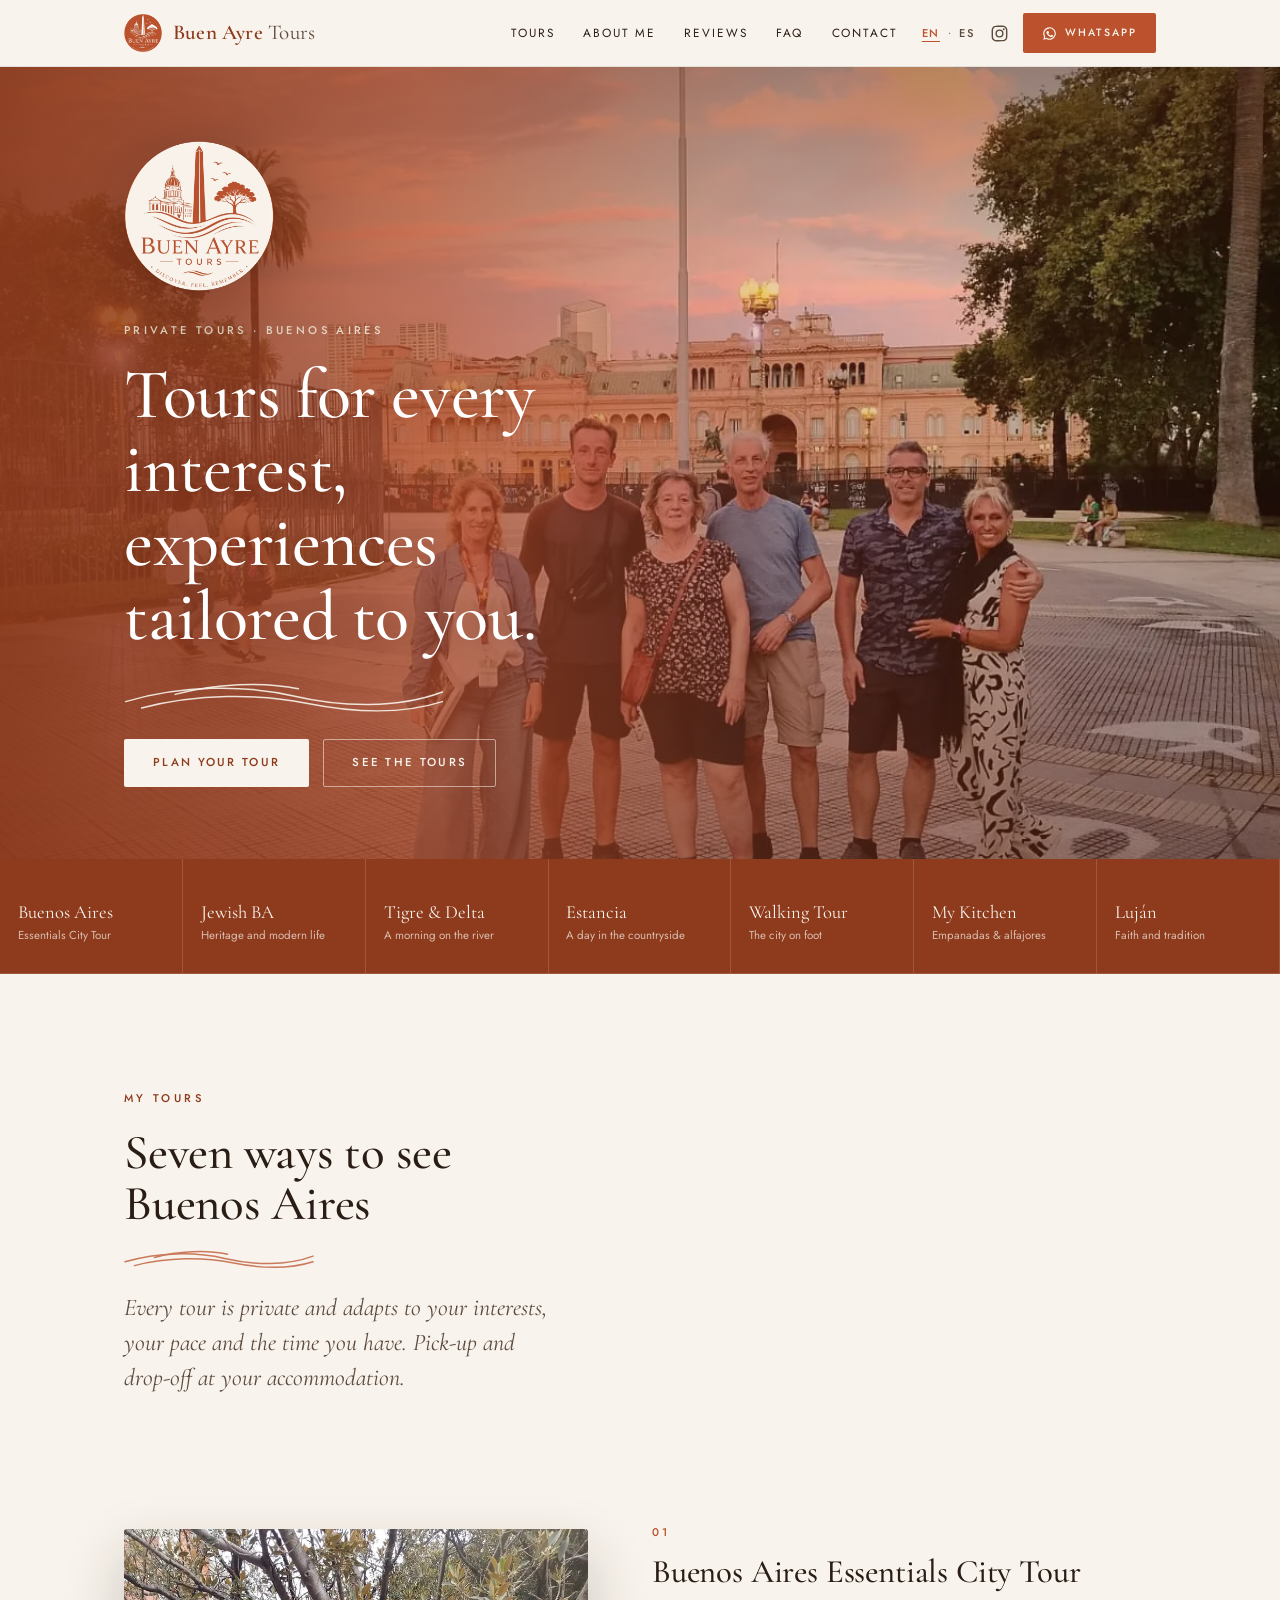
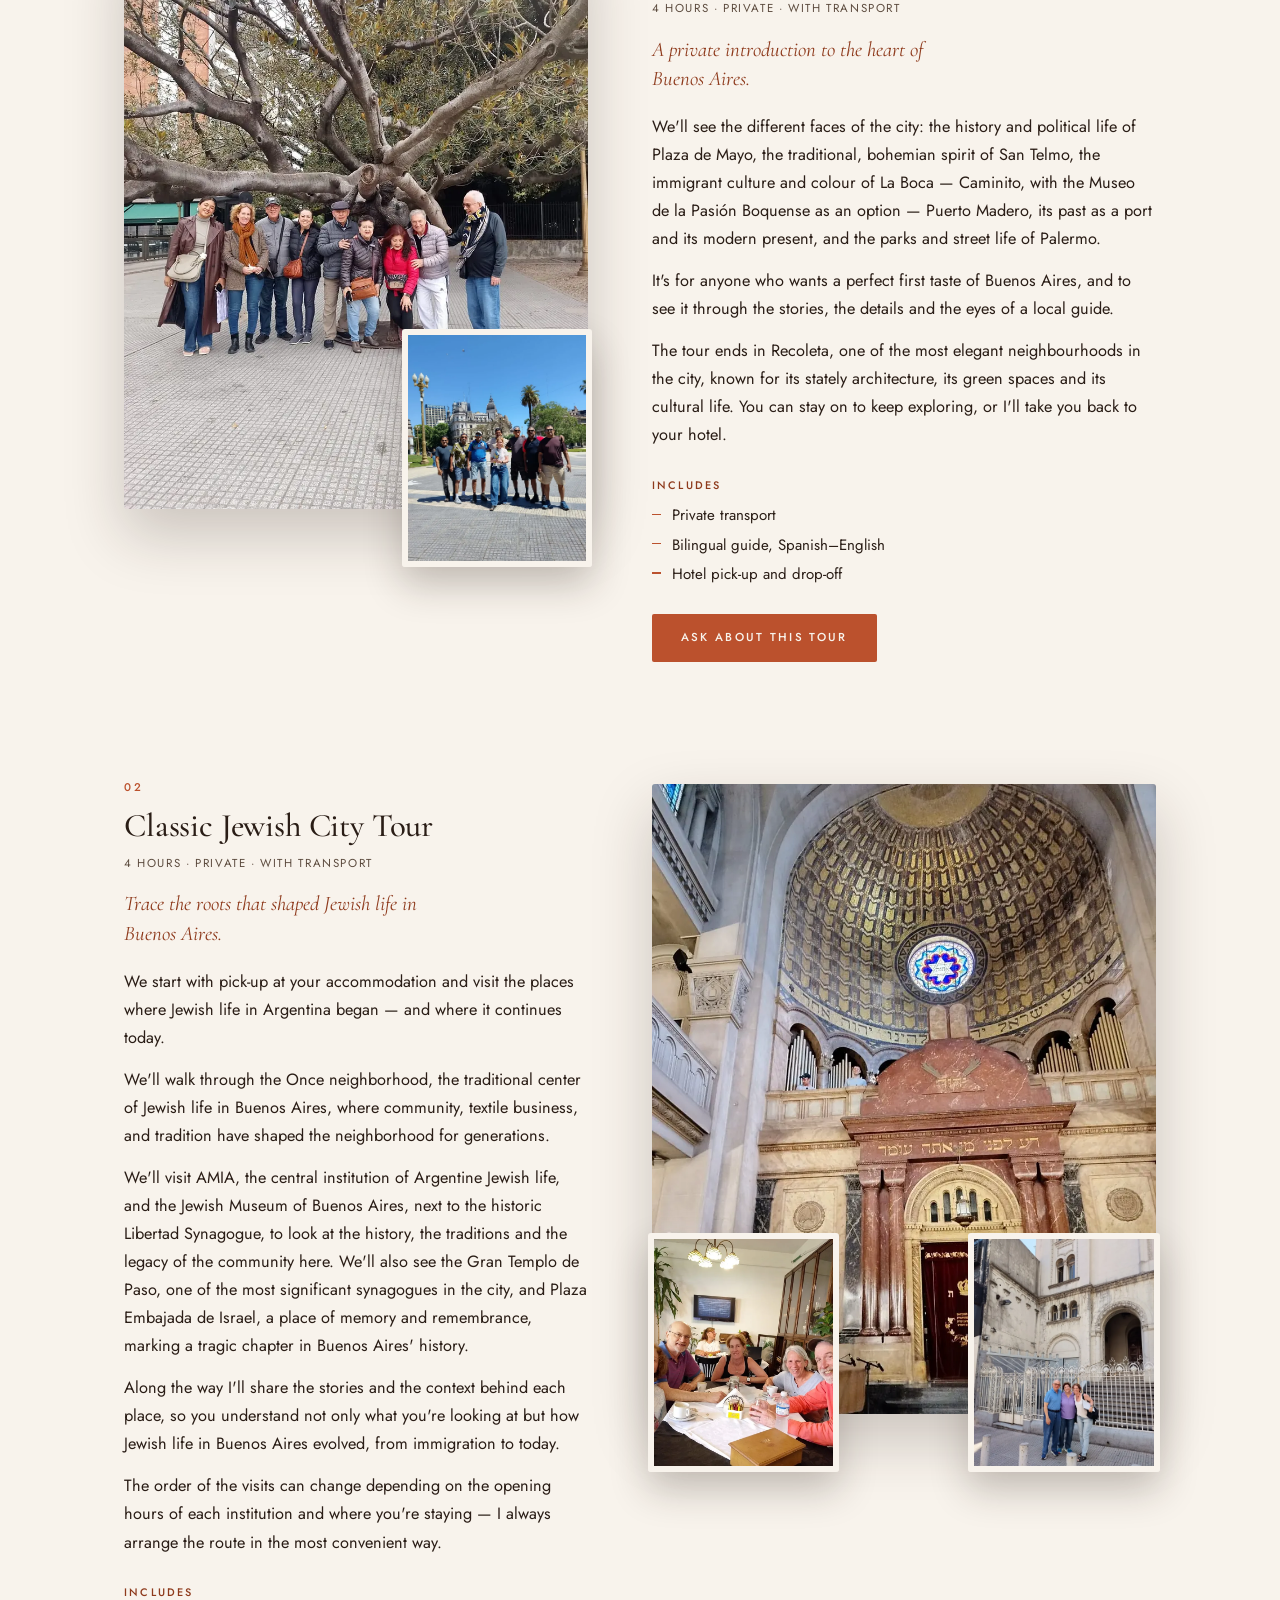
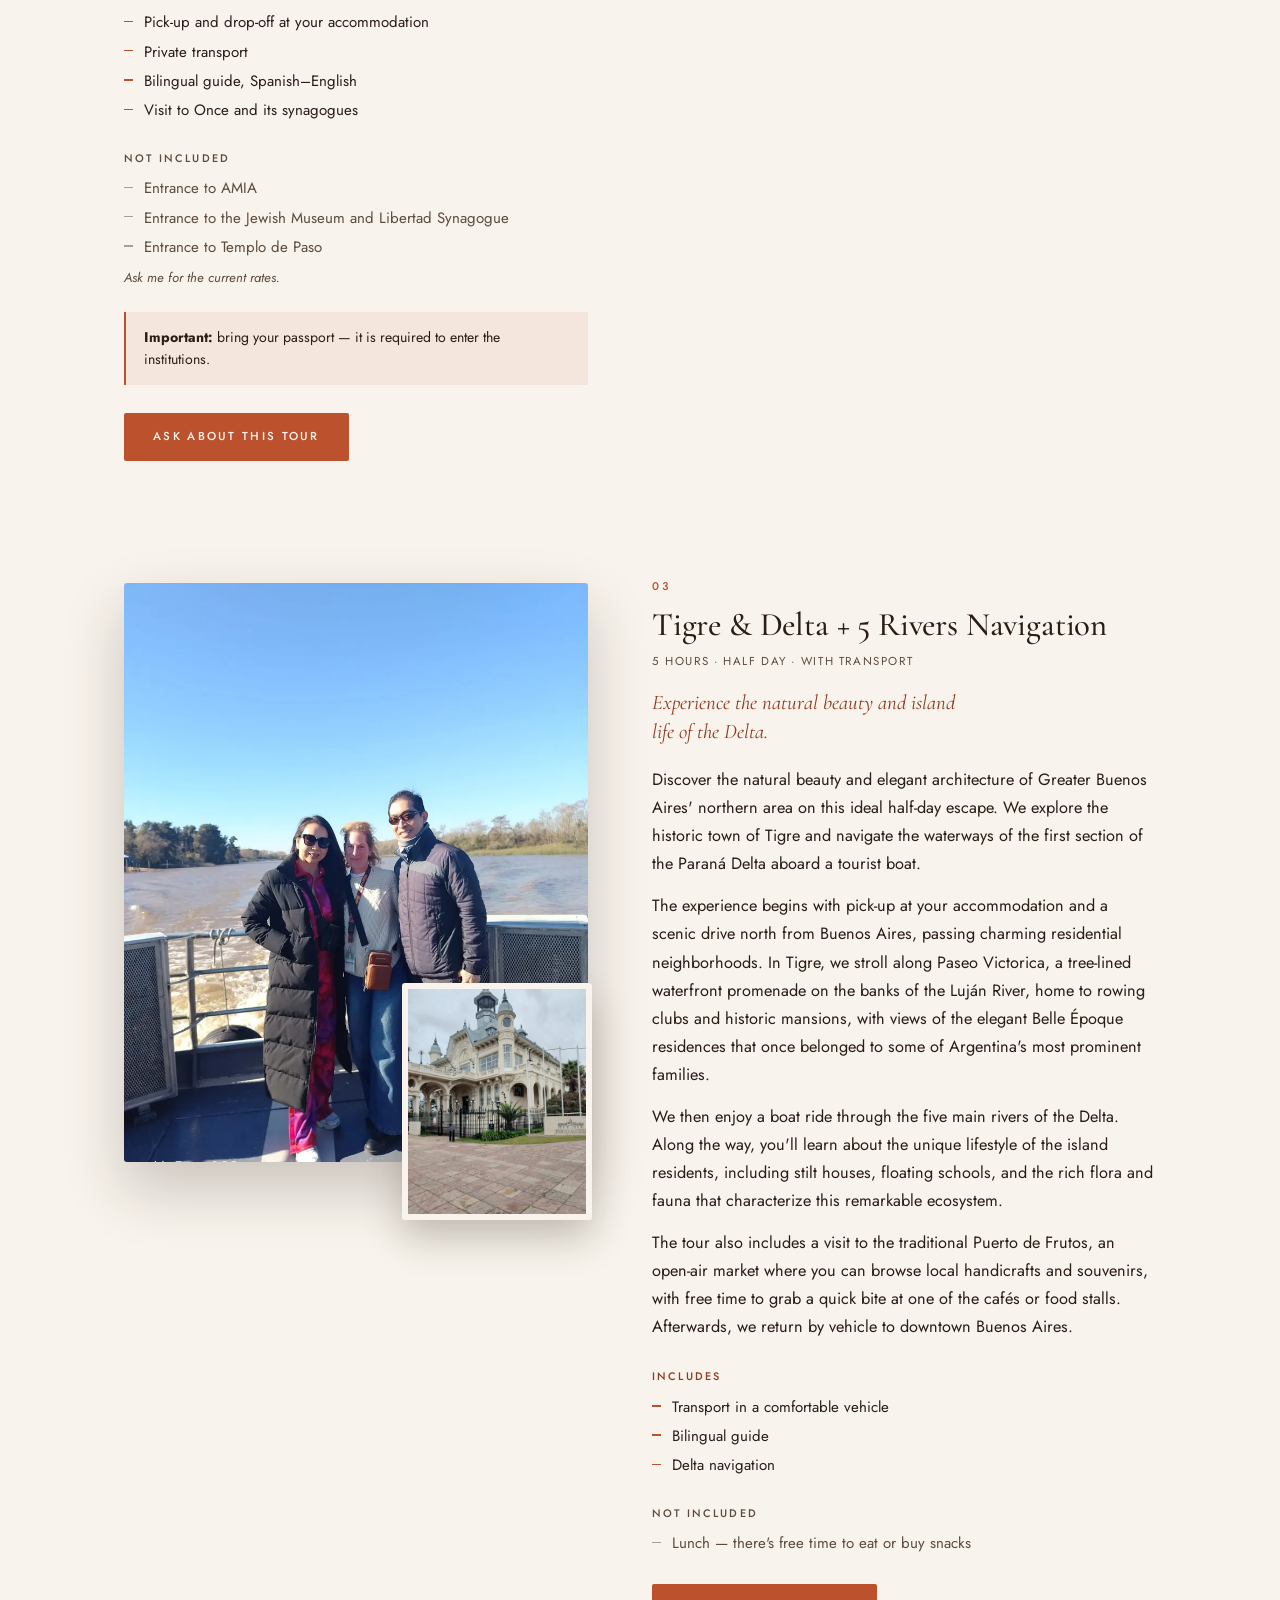
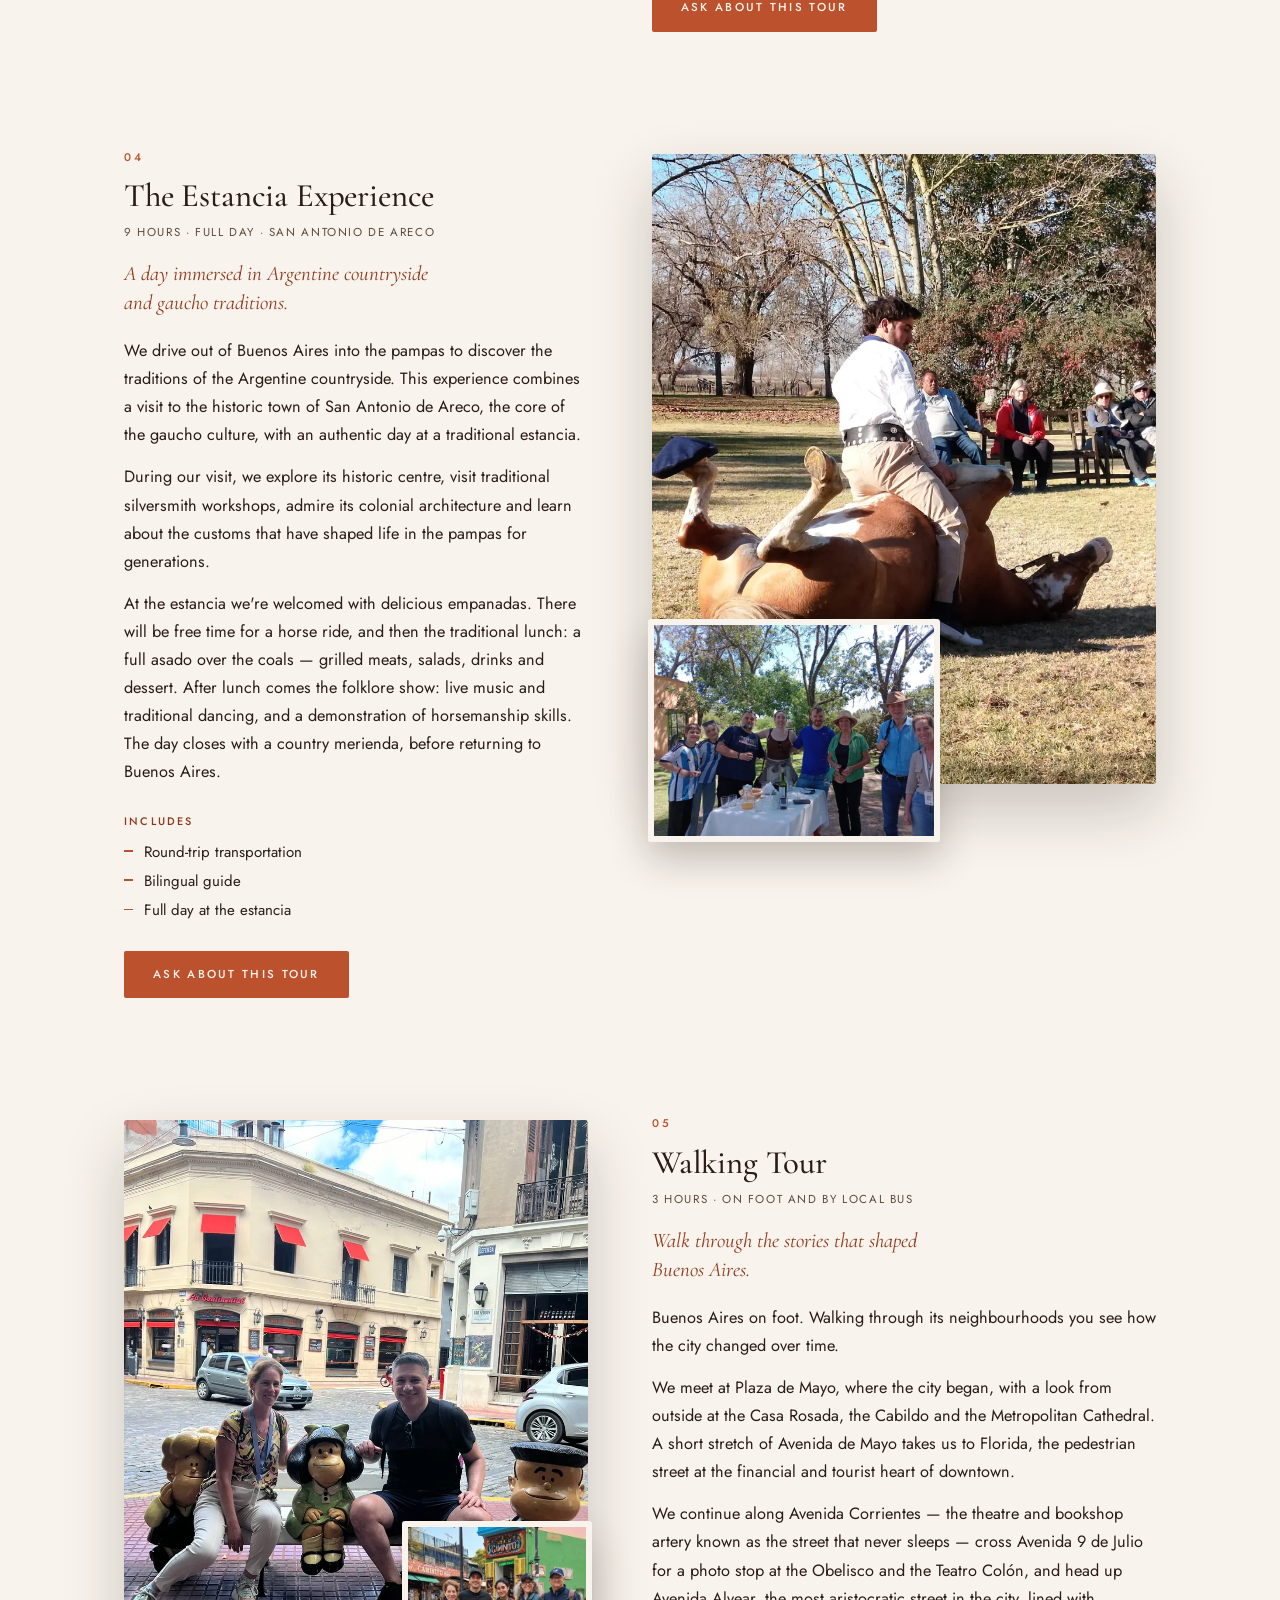
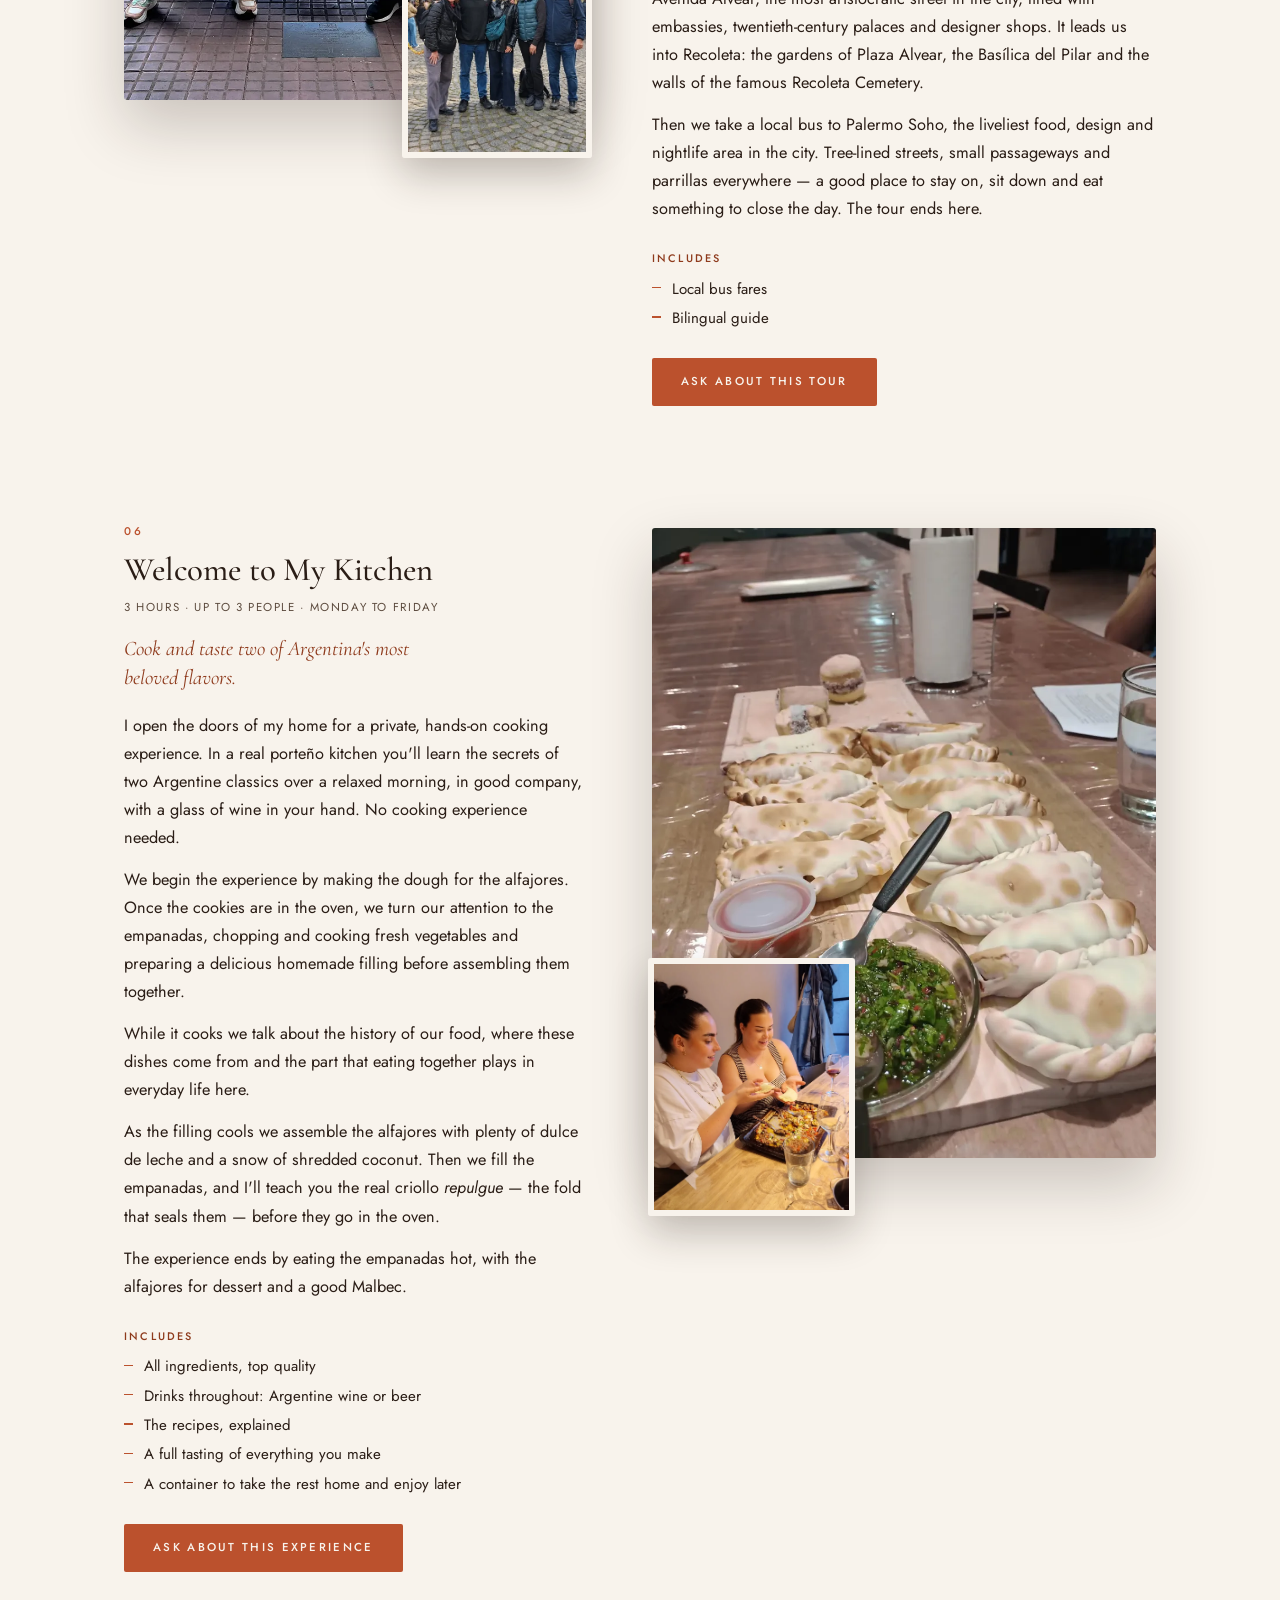
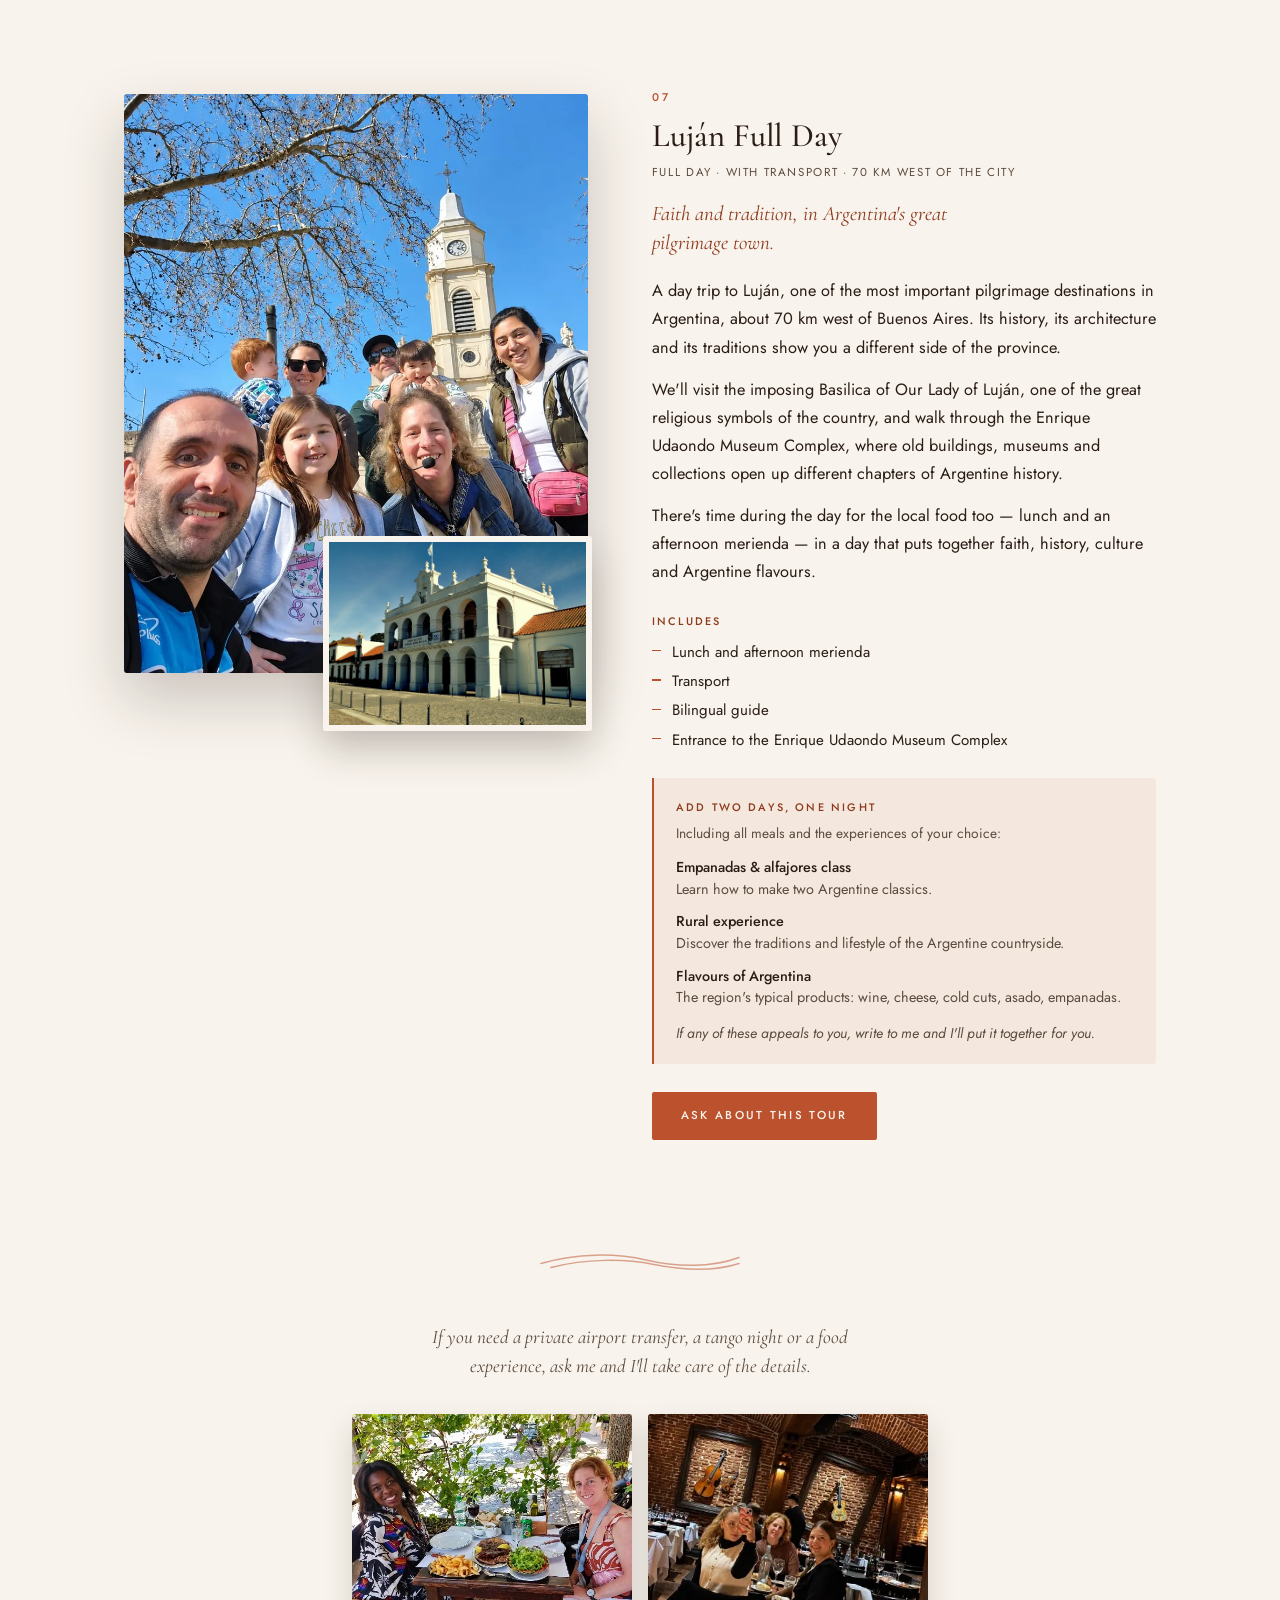
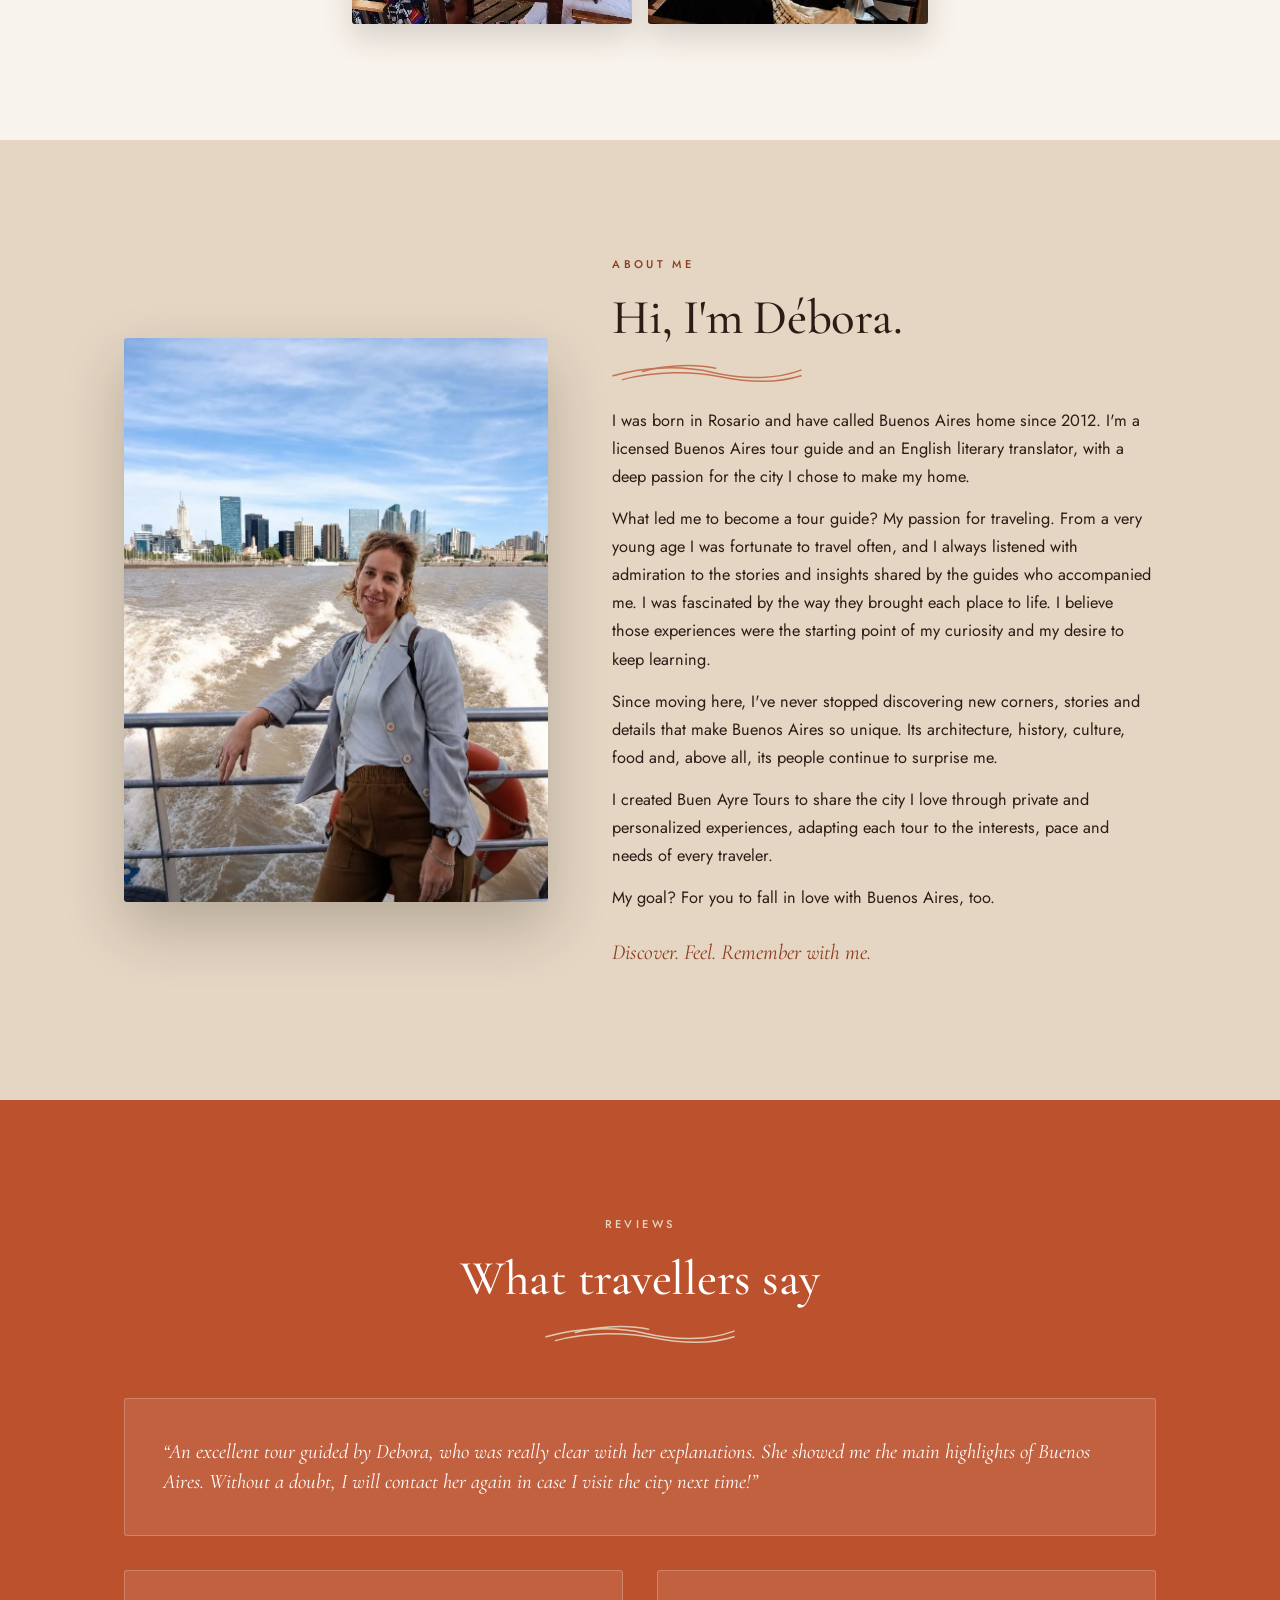
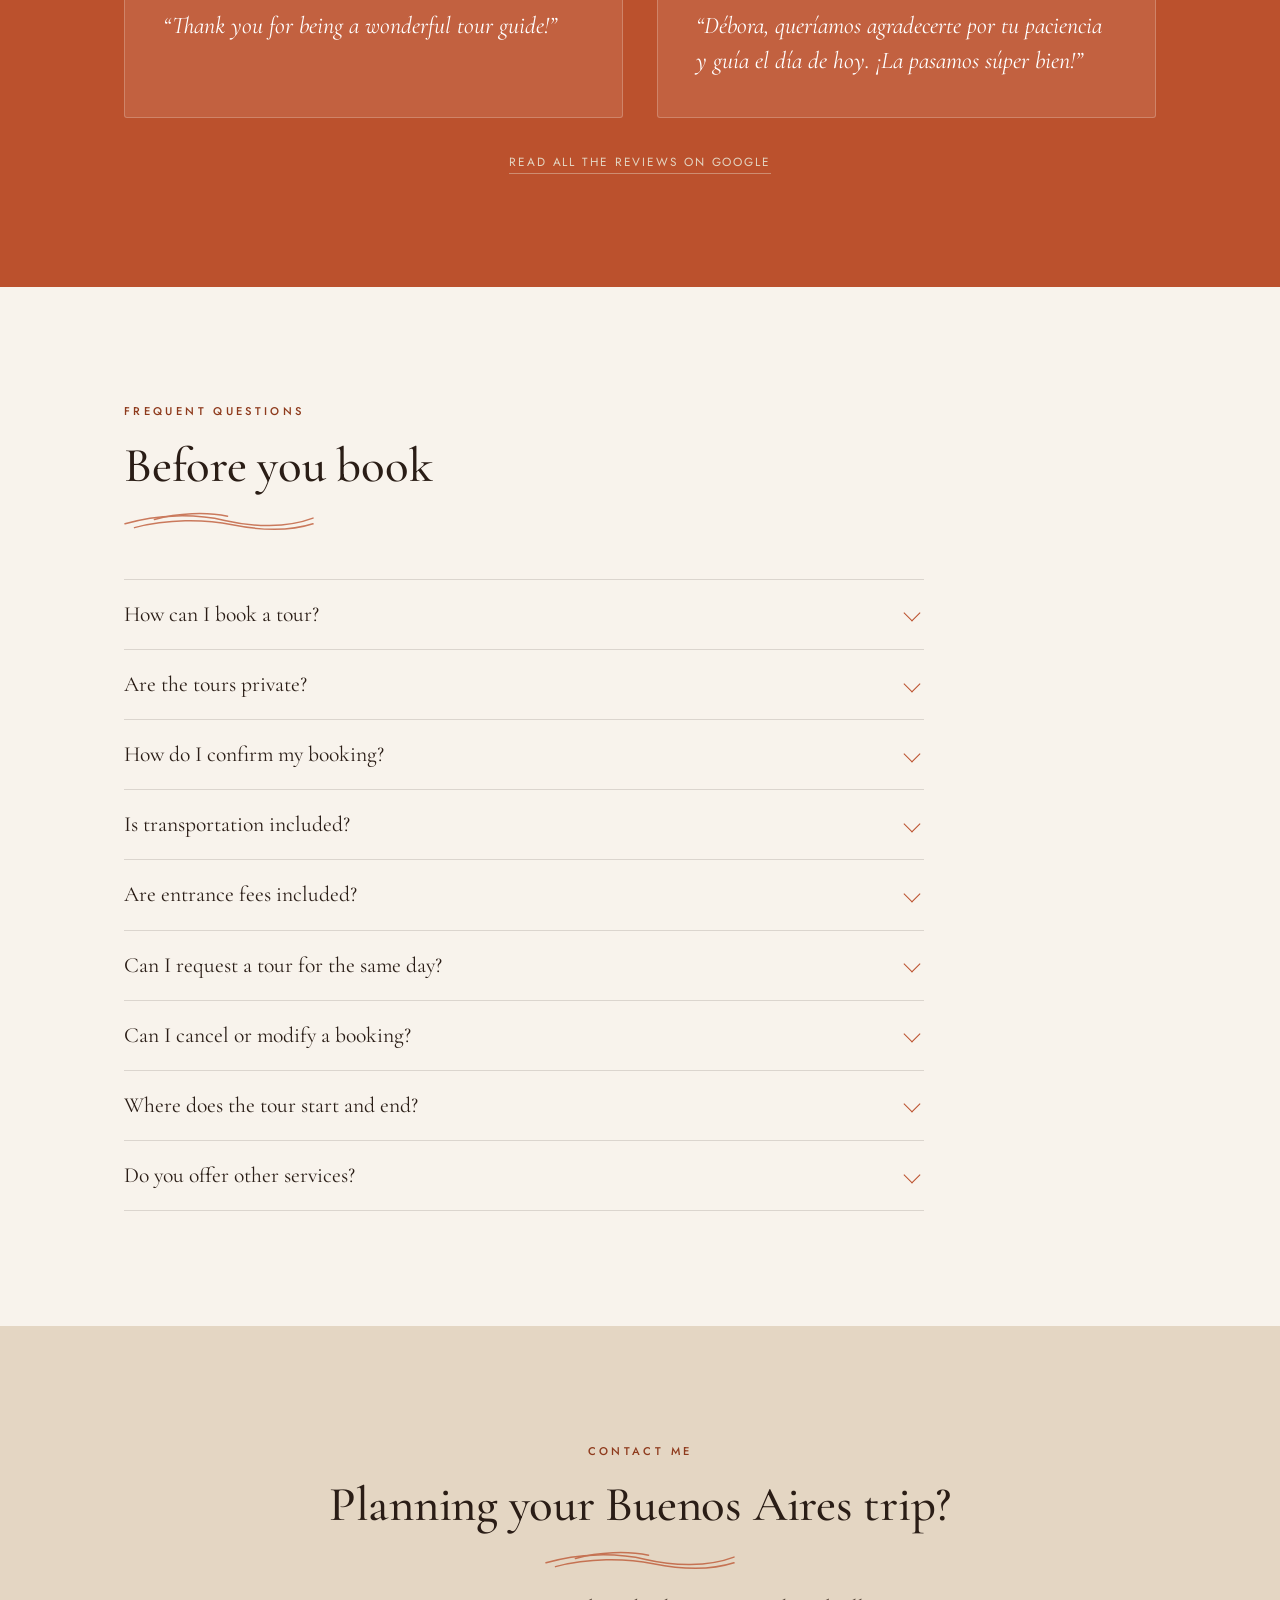
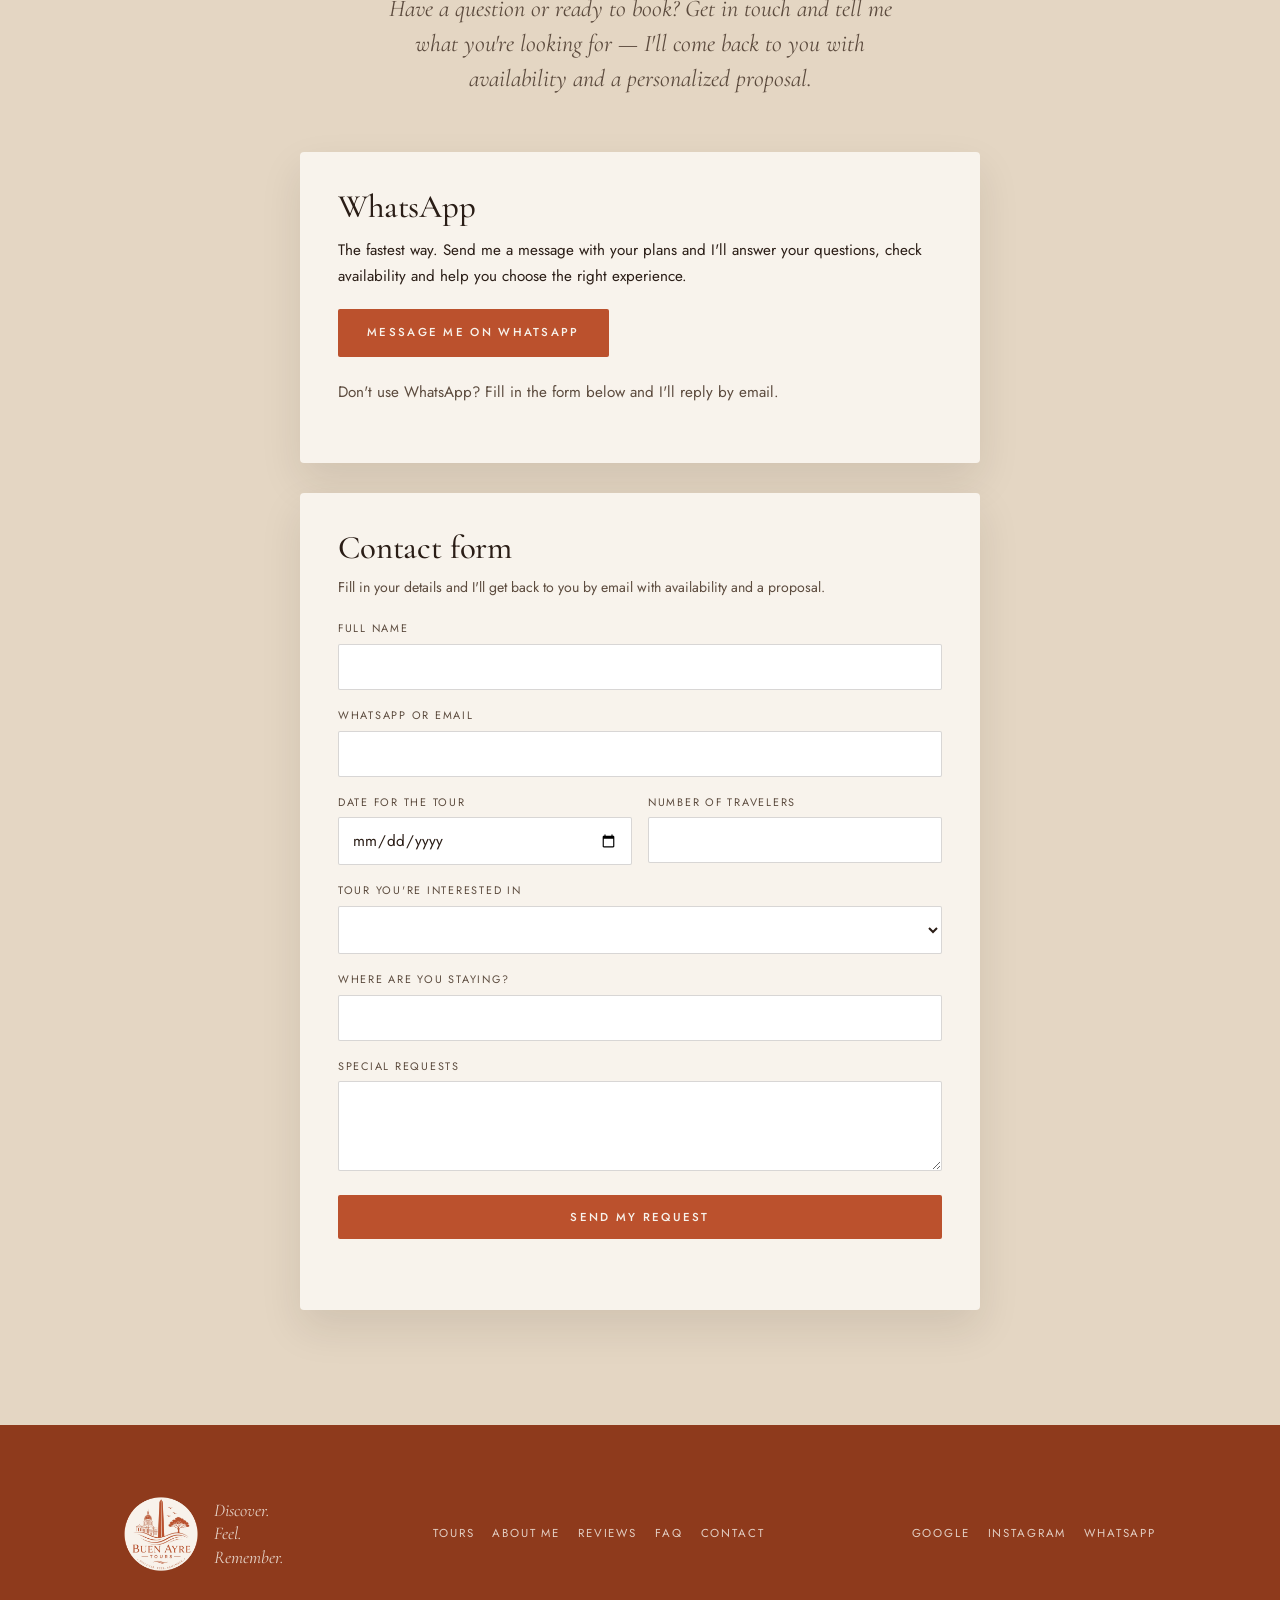
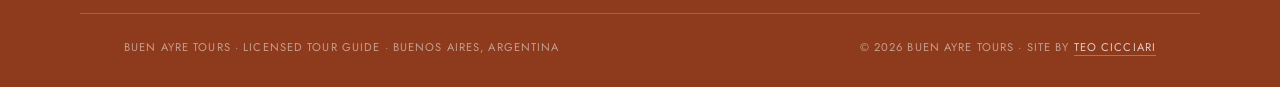
<file: sitio.html>
<!DOCTYPE html>
<html lang="es">
<head>
<meta charset="UTF-8">
<meta name="robots" content="noindex">
<link rel="canonical" href="https://buenayretours.com.ar/">
<meta http-equiv="refresh" content="0; url=/">
<title>Buen Ayre Tours</title>
<script>location.replace('/');</script>
</head>
<body>
<!-- El sitio se publicó: lo que estaba acá ahora es la página principal.
     Esta redirección queda porque el link de la etapa de revisión circuló
     por WhatsApp y conviene que no termine en un 404. -->
<p>El sitio está en <a href="https://buenayretours.com.ar/">buenayretours.com.ar</a>.</p>
</body>
</html>
</file>
<file: css/sitio.css>
/* ═══════════════════════════════════════════════════════════
   Buen Ayre Tours · sitio
   Sistema tomado del mood board de identidad (moodboard-buenayre.html)
   ═══════════════════════════════════════════════════════════ */

:root{
  --terracota:#BB512D;
  --terracota-profundo:#8E3A1C;
  --ombu:#4C5844;
  --arena:#E4D6C3;
  --papel:#F8F3EC;
  --tinta:#2A1D16;
  --tinta-suave:#5C4B3E;

  --display:'Cormorant Garamond',Georgia,serif;
  --util:'Jost','Segoe UI',sans-serif;
  --ease:cubic-bezier(.22,1,.36,1);
  --gut:clamp(20px,5vw,44px);
  --barra-h:66px;
}

*{box-sizing:border-box;margin:0;padding:0}
html{scroll-behavior:smooth;scroll-padding-top:calc(var(--barra-h) + 12px)}

body{
  font-family:var(--util);font-weight:400;font-size:1.02rem;line-height:1.72;
  color:var(--tinta);background:var(--papel);
  -webkit-font-smoothing:antialiased;overflow-x:hidden;
}
img{display:block;max-width:100%;height:auto}
a{color:inherit}

/* idiomas: se muestra solo el activo */
html[lang="en"] [data-lang="es"],
html[lang="es"] [data-lang="en"]{display:none !important}

.wrap{max-width:1120px;margin:0 auto;padding:0 var(--gut)}
.seccion{padding:clamp(66px,9vw,116px) 0}

.saltar{
  position:absolute;left:-9999px;top:0;z-index:200;
  background:var(--terracota);color:var(--papel);padding:12px 20px;
  font-size:.8rem;letter-spacing:.1em;text-transform:uppercase;text-decoration:none;
}
.saltar:focus{left:12px;top:12px}

/* ── tipografía base ─────────────────────────────────────── */
h1,h2,h3{font-family:var(--display);font-weight:500;line-height:1.05;letter-spacing:-.005em}
h1{font-size:clamp(2.4rem,6.2vw,4.4rem)}
h2{font-size:clamp(1.95rem,4.4vw,3.05rem)}
h3{font-size:clamp(1.5rem,3vw,2.05rem)}
h4{font-family:var(--util);font-weight:500;font-size:.68rem;letter-spacing:.2em;text-transform:uppercase}

.eyebrow{
  display:block;font-family:var(--util);font-weight:500;font-size:.7rem;
  letter-spacing:.3em;text-transform:uppercase;color:var(--terracota-profundo);
  margin-bottom:18px;
}
.lede{
  font-family:var(--display);font-style:italic;font-weight:400;
  font-size:clamp(1.18rem,2.2vw,1.5rem);line-height:1.45;
  color:var(--tinta-suave);max-width:46ch;margin-top:22px;
}

/* ── la línea de viento: sólo tres usos ───────────────────── */
.viento{display:block;width:100%;height:auto;overflow:visible}
.viento path{
  fill:none;stroke:currentColor;stroke-width:1.5;stroke-linecap:round;
  vector-effect:non-scaling-stroke;
}
.viento--hero{max-width:320px;color:rgba(248,243,236,.9);margin:26px 0}
.viento--tit{max-width:190px;color:var(--terracota);opacity:.75;margin:20px 0 0}
.viento--claro{color:var(--arena);opacity:.9}
.viento--sep{max-width:200px;color:var(--terracota);opacity:.5;margin:0 auto}
.sep{padding:clamp(30px,5vw,52px) 0}

/* ── botones ─────────────────────────────────────────────── */
.btn{
  display:inline-flex;align-items:center;justify-content:center;gap:8px;
  padding:13px 28px;border:1px solid transparent;border-radius:2px;
  font-family:var(--util);font-size:.72rem;font-weight:500;
  letter-spacing:.2em;text-transform:uppercase;text-decoration:none;
  cursor:pointer;transition:transform .3s var(--ease),background .25s,color .25s,border-color .25s;
}
.btn--terra{background:var(--terracota);color:var(--papel)}
.btn--terra:hover,.btn--terra:focus-visible{background:var(--terracota-profundo);transform:translateY(-2px)}
.btn--claro{background:var(--papel);color:var(--terracota-profundo)}
.btn--claro:hover,.btn--claro:focus-visible{background:var(--arena);transform:translateY(-2px)}
.btn--linea{border-color:rgba(248,243,236,.55);color:var(--papel)}
.btn--linea:hover,.btn--linea:focus-visible{border-color:var(--papel);background:rgba(248,243,236,.12);transform:translateY(-2px)}
.btn--full{width:100%;margin-top:8px}

/* ═══════════ BARRA ═══════════ */
.barra{
  position:sticky;top:0;z-index:100;
  background:rgba(248,243,236,.86);backdrop-filter:blur(12px);
  border-bottom:1px solid rgba(42,29,22,.09);
  transition:box-shadow .3s var(--ease);
}
.barra.scrolled{box-shadow:0 10px 30px rgba(42,29,22,.09)}
.barra__in{
  max-width:1120px;margin:0 auto;padding:0 var(--gut);
  height:var(--barra-h);display:flex;align-items:center;gap:22px;
}
.marca{display:flex;align-items:center;gap:11px;text-decoration:none;flex-shrink:0}
.marca img{width:38px;height:38px}
.marca__txt{
  font-family:var(--display);font-size:1.32rem;font-weight:600;
  letter-spacing:.01em;color:var(--terracota-profundo);line-height:1;
}
.marca__txt em{font-style:normal;font-weight:400;color:var(--tinta-suave)}

.menu{display:flex;gap:clamp(14px,2.2vw,30px);margin-left:auto}
.menu a{
  position:relative;font-size:.74rem;font-weight:400;letter-spacing:.16em;
  text-transform:uppercase;text-decoration:none;color:var(--tinta);
  padding:6px 0;transition:color .25s;
}
.menu a::after{
  content:"";position:absolute;left:0;right:100%;bottom:0;height:1px;
  background:var(--terracota);transition:right .35s var(--ease);
}
.menu a:hover,.menu a:focus-visible{color:var(--terracota-profundo)}
.menu a:hover::after,.menu a:focus-visible::after,.menu a.activo::after{right:0}

.barra__fin{display:flex;align-items:center;gap:14px;margin-left:auto}
.menu + .barra__fin{margin-left:0}
.idioma{display:flex;align-items:center;gap:6px;color:var(--tinta-suave);font-size:.7rem}
.idioma button{
  background:none;border:0;padding:3px 2px;cursor:pointer;
  font-family:var(--util);font-size:.7rem;font-weight:500;letter-spacing:.14em;
  color:var(--tinta-suave);transition:color .2s;
}
.idioma button[aria-pressed="true"]{color:var(--terracota);text-decoration:underline;text-underline-offset:4px}
.idioma button:hover{color:var(--terracota-profundo)}
.icono-ig{display:flex;color:var(--tinta-suave);transition:color .2s;flex-shrink:0}
.icono-ig:hover,.icono-ig:focus-visible{color:var(--terracota-profundo)}
.btn--wa{background:var(--terracota);color:var(--papel);padding:10px 18px;font-size:.66rem}
.btn--wa:hover,.btn--wa:focus-visible{background:var(--terracota-profundo)}

.hamb{display:none;flex-direction:column;justify-content:center;gap:5px;
  width:40px;height:36px;background:none;border:0;cursor:pointer}
.hamb i{display:block;height:1.5px;background:var(--tinta);transition:transform .3s var(--ease),opacity .2s}
.hamb[aria-expanded="true"] i:nth-child(1){transform:translateY(6.5px) rotate(45deg)}
.hamb[aria-expanded="true"] i:nth-child(2){opacity:0}
.hamb[aria-expanded="true"] i:nth-child(3){transform:translateY(-6.5px) rotate(-45deg)}

/* ═══════════ HERO ═══════════ */
.hero{
  position:relative;isolation:isolate;
  min-height:clamp(560px,88vh,820px);
  display:flex;align-items:flex-end;
  padding:clamp(40px,8vh,90px) 0 clamp(46px,8vh,86px);
  color:var(--papel);overflow:hidden;
}
.hero__foto{
  position:absolute;inset:0;width:100%;height:100%;
  object-fit:cover;object-position:center 42%;z-index:-2;
}
.hero__velo{
  position:absolute;inset:0;z-index:-1;
  background:
    linear-gradient(90deg,rgba(142,58,28,.92) 0%,rgba(187,81,45,.68) 34%,rgba(187,81,45,.26) 62%,rgba(187,81,45,.1) 100%),
    linear-gradient(180deg,rgba(58,20,8,.36) 0%,rgba(58,20,8,0) 28%,rgba(58,20,8,.14) 62%,rgba(58,20,8,.44) 100%);
}
.hero__in{width:100%}
.hero__sello{
  width:clamp(96px,13vw,150px);height:auto;margin-bottom:clamp(20px,3vw,30px);
  filter:drop-shadow(0 16px 40px rgba(58,20,8,.42));
}
.hero .eyebrow{color:var(--arena)}
.hero h1{max-width:15ch;color:#fff;text-shadow:0 2px 24px rgba(70,24,10,.3)}
.hero__botones{display:flex;flex-wrap:wrap;gap:14px;margin-top:6px}

/* ═══════════ ÍNDICE DE TOURS ═══════════ */
/* las divisiones van en cada ítem, así no dependen de cuántos tours haya
   ni dejan bloques sueltos cuando la última fila queda incompleta */
.indice{
  display:grid;grid-template-columns:repeat(7,1fr);
  background:var(--terracota-profundo);color:var(--papel);overflow:hidden;
}
.indice__it{
  padding:clamp(20px,2.4vw,30px) clamp(13px,1.4vw,20px);
  text-decoration:none;display:flex;flex-direction:column;gap:4px;
  border-right:1px solid rgba(248,243,236,.16);
  border-bottom:1px solid rgba(248,243,236,.16);
  transition:background .3s var(--ease);
}
.indice__it:hover,.indice__it:focus-visible{background:rgba(0,0,0,.14)}
.indice__it .wl{
  max-width:52px;color:var(--arena);opacity:0;margin-bottom:6px;
  transform:translateY(4px);transition:opacity .35s var(--ease),transform .35s var(--ease);
}
.indice__it:hover .wl,.indice__it:focus-visible .wl{opacity:.95;transform:none}
.indice__it .t{font-family:var(--display);font-size:1.16rem;line-height:1.15}
.indice__it .s{font-size:.72rem;line-height:1.4;color:rgba(248,243,236,.7)}

/* ═══════════ CABEZAS DE SECCIÓN ═══════════ */
.cabeza{max-width:44ch}
.cabeza--centro{max-width:none;text-align:center}
.cabeza--centro .viento--tit{margin-left:auto;margin-right:auto}
.cabeza--centro .lede{margin-left:auto;margin-right:auto;text-align:center}

/* ═══════════ TOURS ═══════════ */
#tours .cabeza{margin-bottom:clamp(42px,6vw,70px)}

.tour{
  display:grid;grid-template-columns:minmax(0,.92fr) minmax(0,1fr);
  gap:clamp(28px,5vw,72px);align-items:start;
  max-width:1120px;margin:0 auto;padding:clamp(34px,4.6vw,58px) var(--gut);
}
.tour__fotos{margin-top:6px}
.tour--inv .tour__fotos{order:2}
.tour--inv .tour__txt{order:1}

.tour__fotos{position:relative;padding-bottom:clamp(34px,5vw,58px)}
.tour__f1{
  width:100%;aspect-ratio:4/5;object-fit:cover;object-position:center;
  border-radius:3px;box-shadow:0 26px 60px rgba(42,29,22,.22);
}
.tour__f2{
  position:absolute;right:-4px;bottom:0;width:41%;
  aspect-ratio:4/5;object-fit:cover;
  border:6px solid var(--papel);border-radius:3px;
  box-shadow:0 18px 38px rgba(42,29,22,.24);
}
/* fotos ya recortadas en apaisado (no 4:5): se agrandan un poco, si no
   quedan muy chicas de alto frente a la vertical grande de al lado */
.tour__f2--apaisada{aspect-ratio:auto;width:58%}
.tour--inv .tour__f2{right:auto;left:-4px}

/* tours con tres fotos: las dos chicas van en las esquinas de abajo */
.tour__fotos--tres .tour__f2,
.tour__fotos--tres .tour__f3{width:38%;aspect-ratio:4/5;object-fit:cover}
.tour__f3{
  position:absolute;left:-4px;bottom:0;width:38%;
  border:6px solid var(--papel);border-radius:3px;
  aspect-ratio:4/5;object-fit:cover;
  box-shadow:0 18px 38px rgba(42,29,22,.24);
}
.tour--inv .tour__f3{left:auto;right:-4px}

.tour__n{
  display:block;font-size:.7rem;font-weight:500;letter-spacing:.28em;
  color:var(--terracota);margin-bottom:12px;
}
.tour__txt h3{margin-bottom:10px}
.tour__dur{
  font-size:.72rem;letter-spacing:.14em;text-transform:uppercase;
  color:var(--tinta-suave);margin-bottom:16px;
}
.tour__hook{
  font-family:var(--display);font-style:italic;font-size:1.3rem;line-height:1.4;
  color:var(--terracota-profundo);margin-bottom:20px;max-width:34ch;
}
.tour__cuerpo p{margin-bottom:14px;max-width:56ch}
.tour__cuerpo p:last-child{margin-bottom:0}

.incluye{margin-top:26px}
.incluye h4{color:var(--terracota-profundo);margin-bottom:10px}
.incluye--no h4{color:var(--tinta-suave)}
.incluye ul{list-style:none;display:flex;flex-direction:column;gap:6px}
.incluye li{position:relative;padding-left:20px;font-size:.94rem;line-height:1.55}
.incluye li::before{
  content:"";position:absolute;left:0;top:.62em;
  width:9px;height:1.5px;background:var(--terracota);
}
.incluye--no li::before{background:var(--tinta-suave);opacity:.5}
.incluye--no li{color:var(--tinta-suave)}
.incluye__pie{font-size:.82rem;color:var(--tinta-suave);margin-top:8px;font-style:italic}

/* extensión opcional del tour (Luján 2 días) */
.opcional{
  margin-top:26px;padding:20px 22px;border-radius:0 3px 3px 0;
  background:rgba(187,81,45,.07);border-left:2px solid var(--terracota);
}
.opcional h4{color:var(--terracota-profundo);margin-bottom:6px}
.opcional__sub{font-size:.86rem;color:var(--tinta-suave);margin-bottom:14px;line-height:1.5}
.opcional ul{list-style:none;display:flex;flex-direction:column;gap:11px}
.opcional li{font-size:.9rem;line-height:1.5;color:var(--tinta-suave)}
.opcional li b{display:block;font-weight:500;color:var(--tinta)}
.opcional__cierre{margin-top:14px;font-size:.88rem;line-height:1.5;color:var(--tinta-suave);font-style:italic}

.aviso{
  margin-top:22px;padding:14px 18px;
  background:rgba(187,81,45,.08);border-left:2px solid var(--terracota);
  font-size:.88rem;line-height:1.6;
}
.tour__txt .btn{margin-top:28px}

/* las dos fotos chicas que acompañan a "otros servicios" */
.extras{
  display:flex;flex-wrap:wrap;gap:16px;justify-content:center;
  margin-top:clamp(24px,3vw,34px);
}
/* sin proporción forzada: la de la mesa es apaisada y tiene gente en los dos
   bordes, así que cualquier recorte vertical se come a alguien. Se igualan
   por altura y cada una conserva su forma */
.extras img{
  height:clamp(155px,19vw,210px);width:auto;
  border-radius:3px;box-shadow:0 14px 30px rgba(42,29,22,.16);
}

.tours__extra{
  max-width:56ch;margin:0 auto;text-align:center;
  font-family:var(--display);font-style:italic;font-size:1.2rem;line-height:1.5;
  color:var(--tinta-suave);
}

/* ═══════════ BANDAS ═══════════ */
.banda-arena{background:var(--arena)}
.banda-terra{background:var(--terracota);color:var(--papel)}
.banda-terra .eyebrow{color:var(--arena)}
.banda-terra h2{color:#fff}

/* ═══════════ SOBRE MÍ ═══════════ */
.sobre{
  display:grid;grid-template-columns:minmax(0,.78fr) minmax(0,1fr);
  gap:clamp(30px,5vw,72px);align-items:center;
}
.sobre__foto img{
  width:100%;border-radius:3px;
  box-shadow:0 26px 60px rgba(42,29,22,.24);
}
.sobre__txt p{margin-bottom:14px;max-width:54ch}
.sobre__txt .viento--tit{margin-bottom:24px}
.firma{
  font-family:var(--display);font-style:italic;font-size:1.35rem;
  color:var(--terracota-profundo);margin-top:22px !important;
}

/* ═══════════ RESEÑAS ═══════════ */
.resenas{
  display:grid;grid-template-columns:repeat(2,1fr);
  gap:clamp(20px,3vw,34px);margin-top:clamp(38px,5vw,54px);
}
.resena{
  background:rgba(248,243,236,.1);border:1px solid rgba(248,243,236,.24);
  border-radius:3px;padding:clamp(26px,3.4vw,38px);
}
.resena p{
  font-family:var(--display);font-style:italic;font-size:clamp(1.2rem,2.2vw,1.5rem);
  line-height:1.45;color:#fff;
}
/* la reseña larga ocupa más ancho y baja un punto el cuerpo */
.resena--larga{grid-column:span 2}
.resena--larga p{font-size:clamp(1.08rem,1.8vw,1.3rem)}
@media (max-width:640px){
  .resenas{grid-template-columns:1fr}
  .resena--larga{grid-column:span 1}
}

.resenas__link{margin-top:34px;text-align:center;font-size:.74rem;letter-spacing:.16em;text-transform:uppercase}
.resenas__link a{color:var(--arena);text-decoration:none;border-bottom:1px solid rgba(228,214,195,.45);padding-bottom:3px}
.resenas__link a:hover,.resenas__link a:focus-visible{color:#fff;border-color:#fff}

/* ═══════════ FAQ ═══════════ */
.faq{max-width:800px;margin-top:clamp(34px,4vw,48px)}
.faq details{border-top:1px solid rgba(42,29,22,.14)}
.faq details:last-child{border-bottom:1px solid rgba(42,29,22,.14)}
.faq summary{
  list-style:none;cursor:pointer;padding:20px 44px 20px 0;position:relative;
  font-family:var(--display);font-size:clamp(1.14rem,2vw,1.35rem);line-height:1.35;
  transition:color .25s;
}
.faq summary::-webkit-details-marker{display:none}
.faq summary:hover{color:var(--terracota-profundo)}
.faq summary::after{
  content:"";position:absolute;right:6px;top:50%;
  width:11px;height:11px;margin-top:-7px;
  border-right:1.5px solid var(--terracota);border-bottom:1.5px solid var(--terracota);
  transform:rotate(45deg);transition:transform .3s var(--ease);
}
.faq details[open] summary::after{transform:rotate(-135deg);margin-top:-3px}
.faq__r{padding:0 44px 24px 0}
.faq__r p{max-width:64ch;color:var(--tinta-suave)}

/* ═══════════ CONTACTO ═══════════ */
#contacto .cabeza{margin-bottom:clamp(38px,5vw,56px)}
.contacto{
  display:grid;grid-template-columns:1fr;
  gap:clamp(20px,3vw,30px);
  max-width:680px;margin:0 auto;
}
.wa{
  background:var(--papel);border-radius:4px;
  padding:clamp(26px,3.4vw,38px);
  box-shadow:0 18px 42px rgba(42,29,22,.1);
  display:flex;flex-direction:column;
}
.wa h3{margin-bottom:12px}
.wa p{font-size:.95rem;margin-bottom:20px}
.wa .btn{align-self:flex-start}
.wa__nota{font-size:.88rem;color:var(--tinta-suave);margin:auto 0 0;padding-top:22px}

.form{
  background:var(--papel);border-radius:4px;
  padding:clamp(26px,3.4vw,38px);
  box-shadow:0 18px 42px rgba(42,29,22,.1);
  display:grid;grid-template-columns:1fr 1fr;gap:16px;
}
.form h3{grid-column:1/-1;margin-bottom:0}
.form__intro{grid-column:1/-1;font-size:.88rem;line-height:1.55;color:var(--tinta-suave);margin:-4px 0 4px}
.campo{grid-column:1/-1;display:flex;flex-direction:column;gap:6px}
.campo--mitad{grid-column:span 1}
.campo label{font-size:.68rem;letter-spacing:.16em;text-transform:uppercase;color:var(--tinta-suave)}
.campo input,.campo select,.campo textarea{
  font-family:var(--util);font-size:.96rem;color:var(--tinta);
  background:#fff;border:1px solid rgba(42,29,22,.18);border-radius:2px;
  padding:11px 13px;width:100%;transition:border-color .25s,box-shadow .25s;
}
.campo textarea{resize:vertical;min-height:84px}
.campo input:focus,.campo select:focus,.campo textarea:focus{
  outline:none;border-color:var(--terracota);box-shadow:0 0 0 3px rgba(187,81,45,.14);
}
.form .btn{grid-column:1/-1}
.form__estado{grid-column:1/-1;font-size:.86rem;color:var(--terracota-profundo);min-height:1.2em;margin:0}
/* la ve el bot, no la persona */
.trampa{position:absolute;left:-9999px;opacity:0;height:0;width:0;pointer-events:none}
.btn:disabled{opacity:.55;cursor:default;transform:none}

/* ═══════════ PIE ═══════════ */
.pie{background:var(--terracota-profundo);color:var(--papel);padding:clamp(48px,6vw,72px) 0 30px}
.pie__in{
  display:grid;grid-template-columns:auto 1fr auto;gap:clamp(26px,4vw,54px);
  align-items:center;padding-bottom:clamp(28px,4vw,42px);
}
.pie__marca{display:flex;align-items:center;gap:16px}
.pie__marca img{width:74px;height:74px}
.pie__lema{
  font-family:var(--display);font-style:italic;font-size:1.12rem;
  color:rgba(248,243,236,.82);line-height:1.3;max-width:9ch;
}
.pie__nav{display:flex;flex-wrap:wrap;gap:18px;justify-content:center}
.pie__nav a,.pie__links a{
  font-size:.72rem;letter-spacing:.16em;text-transform:uppercase;
  text-decoration:none;color:rgba(248,243,236,.8);transition:color .25s;
}
.pie__nav a:hover,.pie__links a:hover,
.pie__nav a:focus-visible,.pie__links a:focus-visible{color:#fff}
.pie__links{display:flex;gap:18px}
.pie__legal{
  border-top:1px solid rgba(248,243,236,.2);padding-top:24px;
  display:flex;flex-wrap:wrap;gap:8px 26px;justify-content:space-between;
  font-size:.7rem;letter-spacing:.1em;text-transform:uppercase;color:rgba(248,243,236,.55);
}
.pie__legal a{color:rgba(248,243,236,.8);text-decoration:none;border-bottom:1px solid rgba(248,243,236,.3)}
.pie__legal a:hover,.pie__legal a:focus-visible{color:#fff}

/* ═══════════ FOCO ═══════════ */
:focus-visible{outline:2px solid var(--terracota);outline-offset:3px}
.banda-terra :focus-visible,.hero :focus-visible,.pie :focus-visible,.indice :focus-visible{outline-color:var(--papel)}

/* ═══════════ REVELADO AL SCROLL ═══════════ */
.rv{opacity:0;transform:translateY(20px);transition:opacity .8s var(--ease),transform .8s var(--ease)}
.rv.in{opacity:1;transform:none}

/* ═══════════ RESPONSIVE ═══════════ */
/* franja angosta antes del menú móvil: el ícono de Instagram sumado le
   quita el margen justo que tenía "Sobre mí" para no partirse en dos líneas */
@media (max-width:1220px){
  .indice{grid-template-columns:repeat(4,1fr)}
}

@media (max-width:920px){
  .indice{grid-template-columns:repeat(3,1fr)}
}

/* el nav de texto completo se corta antes que el layout del contenido: con
   el ícono de Instagram sumado, "Sobre mí" no tenía margen entre 860 y 1010px
   sin partirse en dos líneas o apretujar el resto */
@media (max-width:1010px){
  .menu{
    position:fixed;inset:var(--barra-h) 0 auto 0;
    flex-direction:column;gap:0;margin:0;
    background:var(--papel);border-bottom:1px solid rgba(42,29,22,.12);
    box-shadow:0 20px 40px rgba(42,29,22,.14);
    max-height:0;overflow:hidden;transition:max-height .35s var(--ease);
  }
  .menu.abierto{max-height:70vh}
  .menu a{padding:16px var(--gut);border-bottom:1px solid rgba(42,29,22,.08);font-size:.82rem}
  .menu a::after{display:none}
  /* el menú sale del flujo: el grupo de la derecha vuelve a empujarse al borde */
  .menu + .barra__fin{margin-left:auto}
  .hamb{display:flex}
  .btn--wa span{display:none}
  .btn--wa{padding:10px 12px}
}

@media (max-width:860px){
  .tour,.sobre{grid-template-columns:1fr}
  .tour--inv .tour__fotos{order:0}
  .tour--inv .tour__txt{order:0}
  .tour__fotos{max-width:520px}
  .tour--inv .tour__fotos{margin-left:auto}
  .sobre__foto{max-width:420px}
  .pie__in{grid-template-columns:1fr;justify-items:center;text-align:center}
  .pie__lema{max-width:none}
  .pie__legal{justify-content:center;text-align:center}
}

@media (max-width:620px){
  .indice{grid-template-columns:repeat(2,1fr)}
  .form{grid-template-columns:1fr}
  .campo--mitad{grid-column:1/-1}
  .hero{min-height:auto;padding-top:clamp(50px,14vh,90px)}
  .tour__f2,.tour__f3{border-width:5px}
  .tour__fotos--tres .tour__f2,
  .tour__fotos--tres .tour__f3{width:41%;border-width:5px}
}

@media (max-width:455px){
  .barra__in{gap:6px}
  .marca{gap:7px}
  .marca img{width:30px;height:30px}
  .marca__txt{font-size:1rem}
  /* "Tours" se pierde en la marca, ya lo dice el logo y el <title> de la pestaña */
  .marca__txt em{display:none}
  .idioma{gap:3px}
  .icono-ig svg{width:17px;height:17px}
  .btn--wa{padding:9px 9px}
  .hamb{width:30px}
  .indice__it .t{font-size:1.05rem}
  .btn{padding:12px 22px;font-size:.68rem}
}

/* celulares muy angostos (320-340px): con "Tours" afuera seguía sin entrar */
@media (max-width:345px){
  .marca__txt{display:none}
  .idioma{gap:2px}
  .btn--wa{padding:9px 8px}
}

@media (prefers-reduced-motion:reduce){
  html{scroll-behavior:auto}
  *{animation:none !important;transition:none !important}
  .rv{opacity:1;transform:none}
}
</file>
